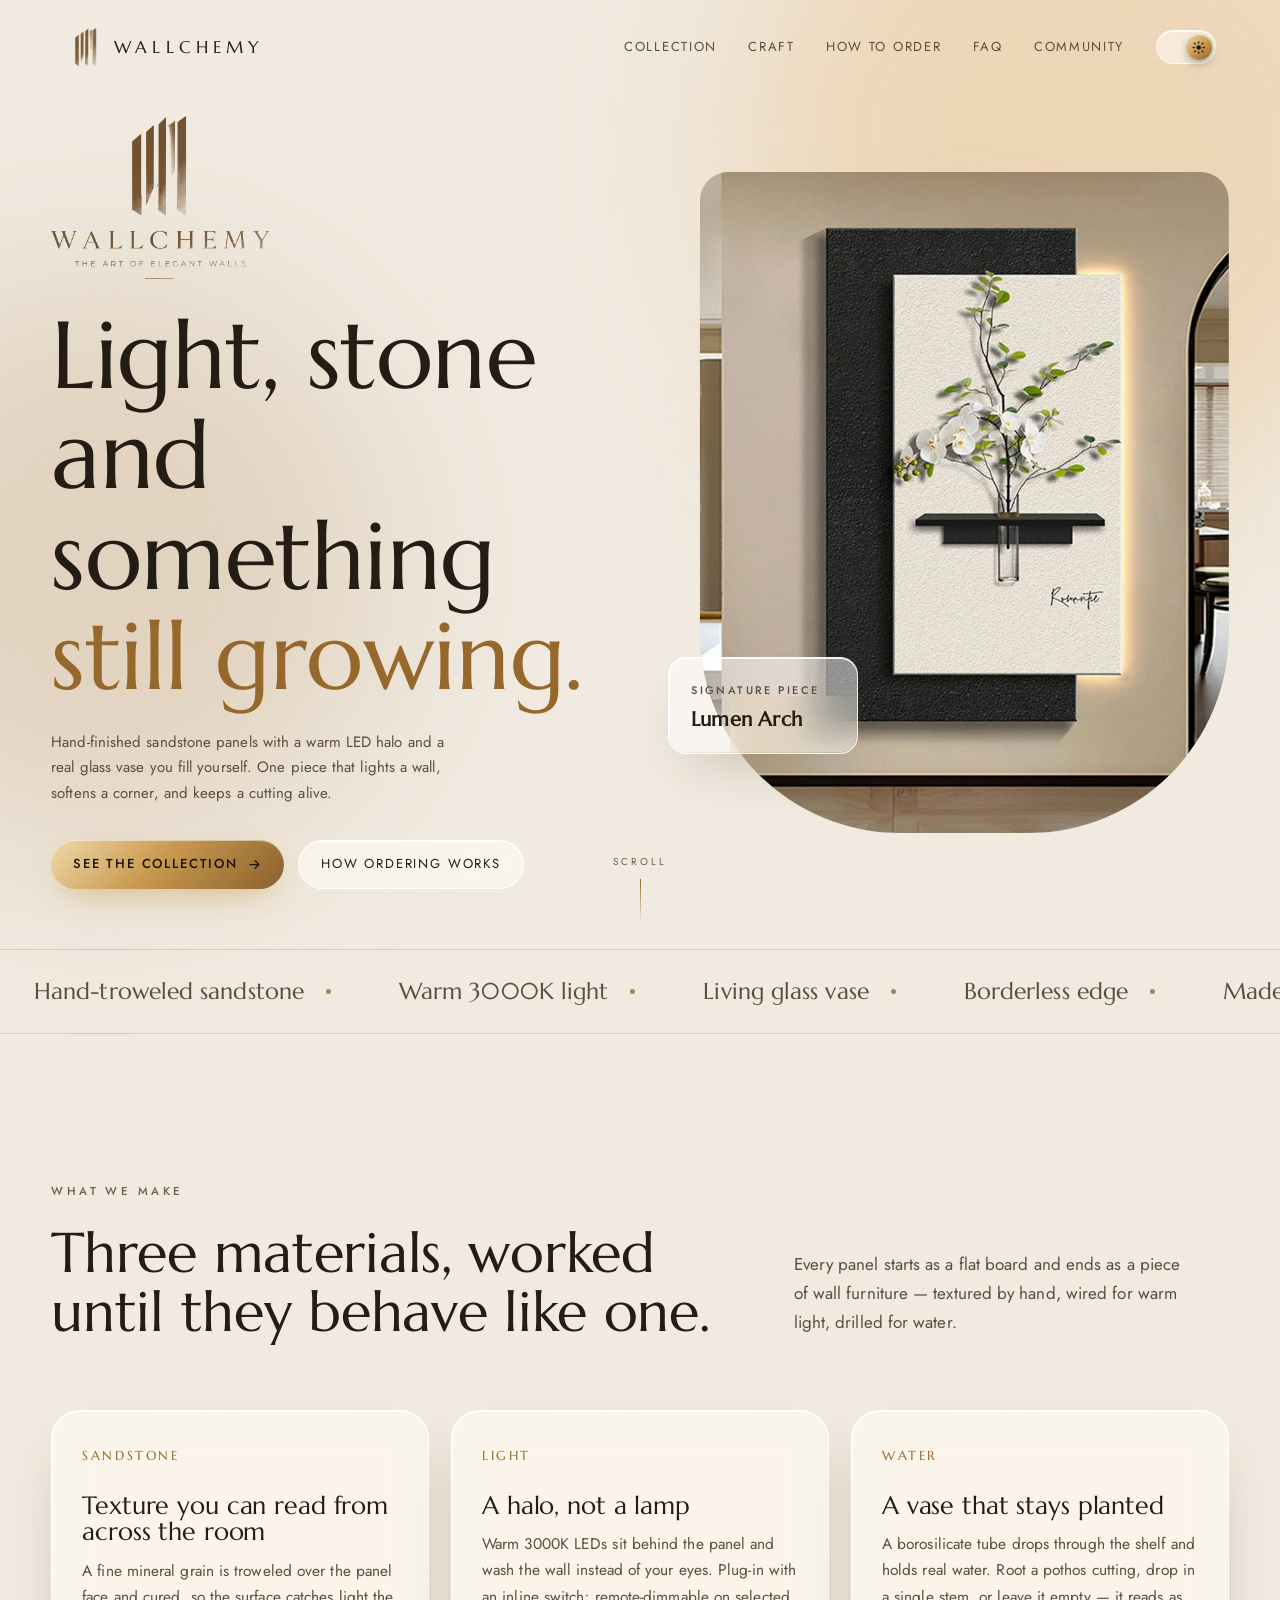
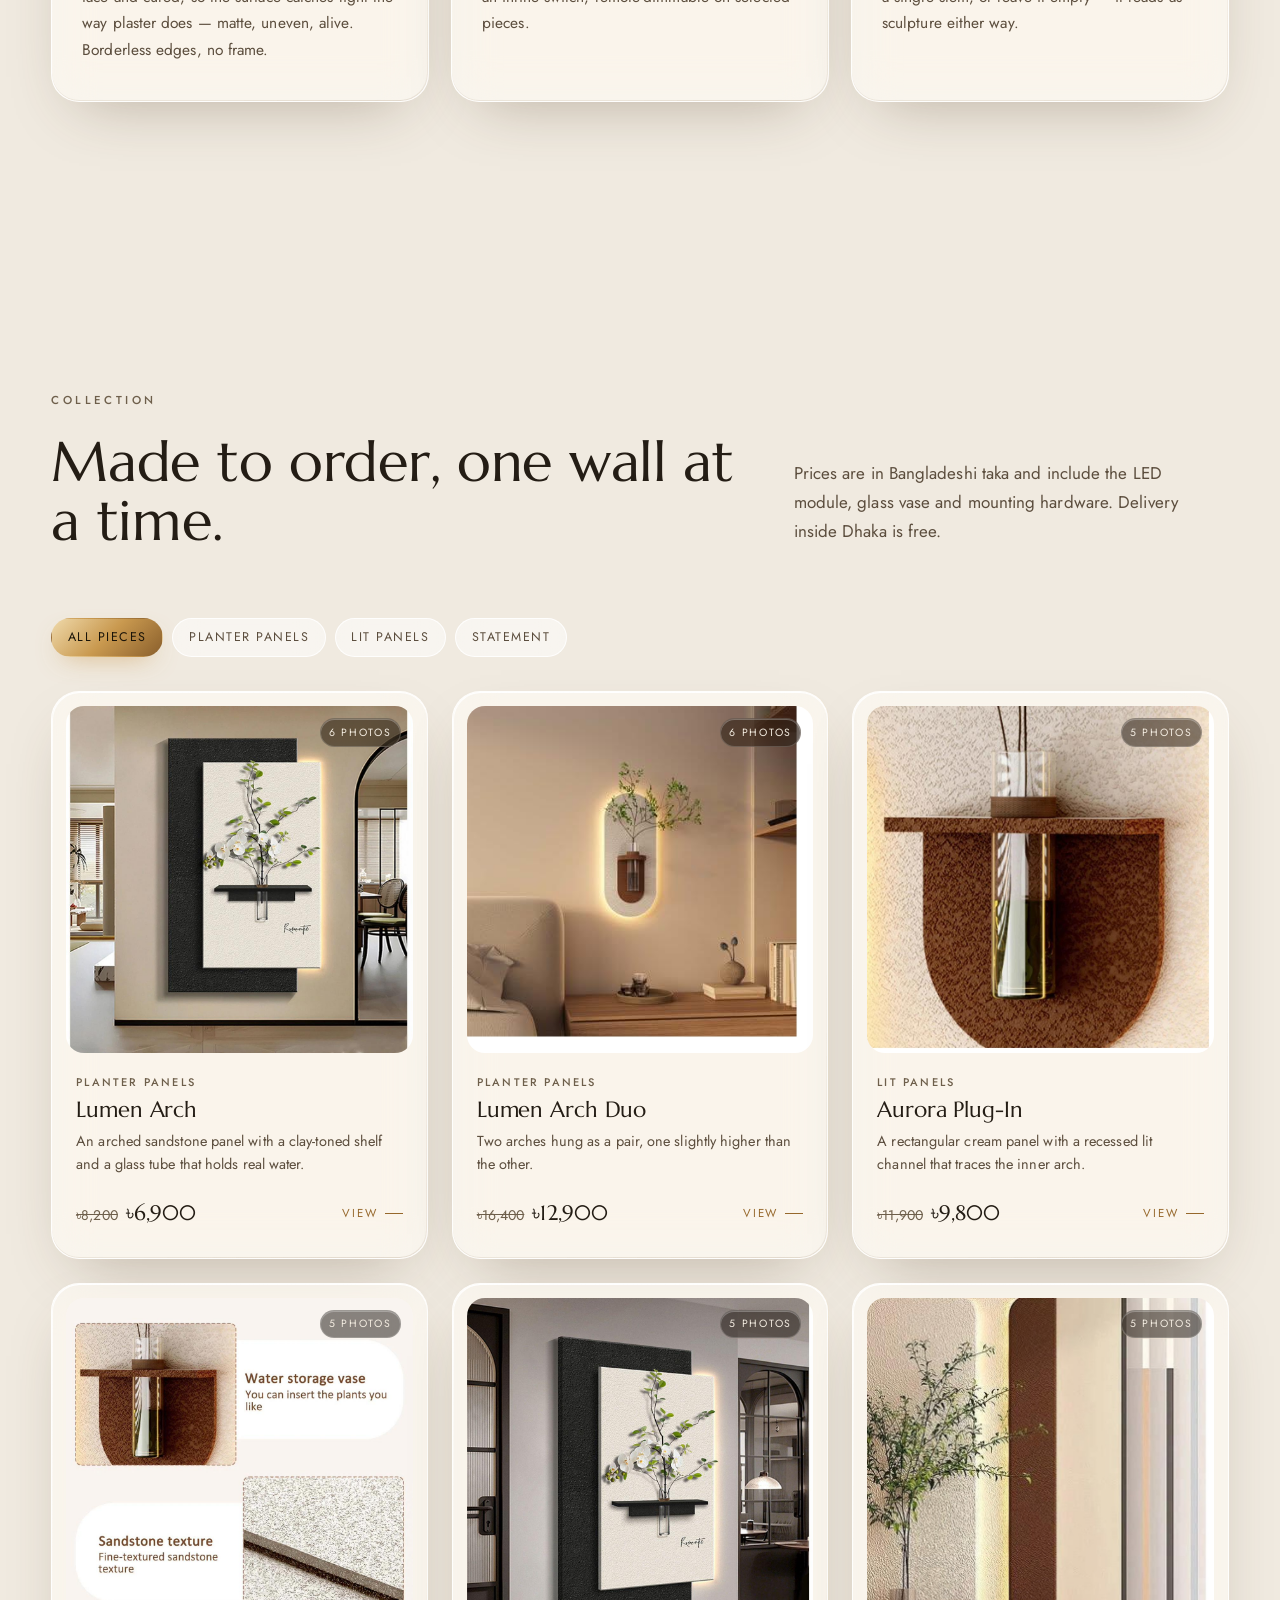
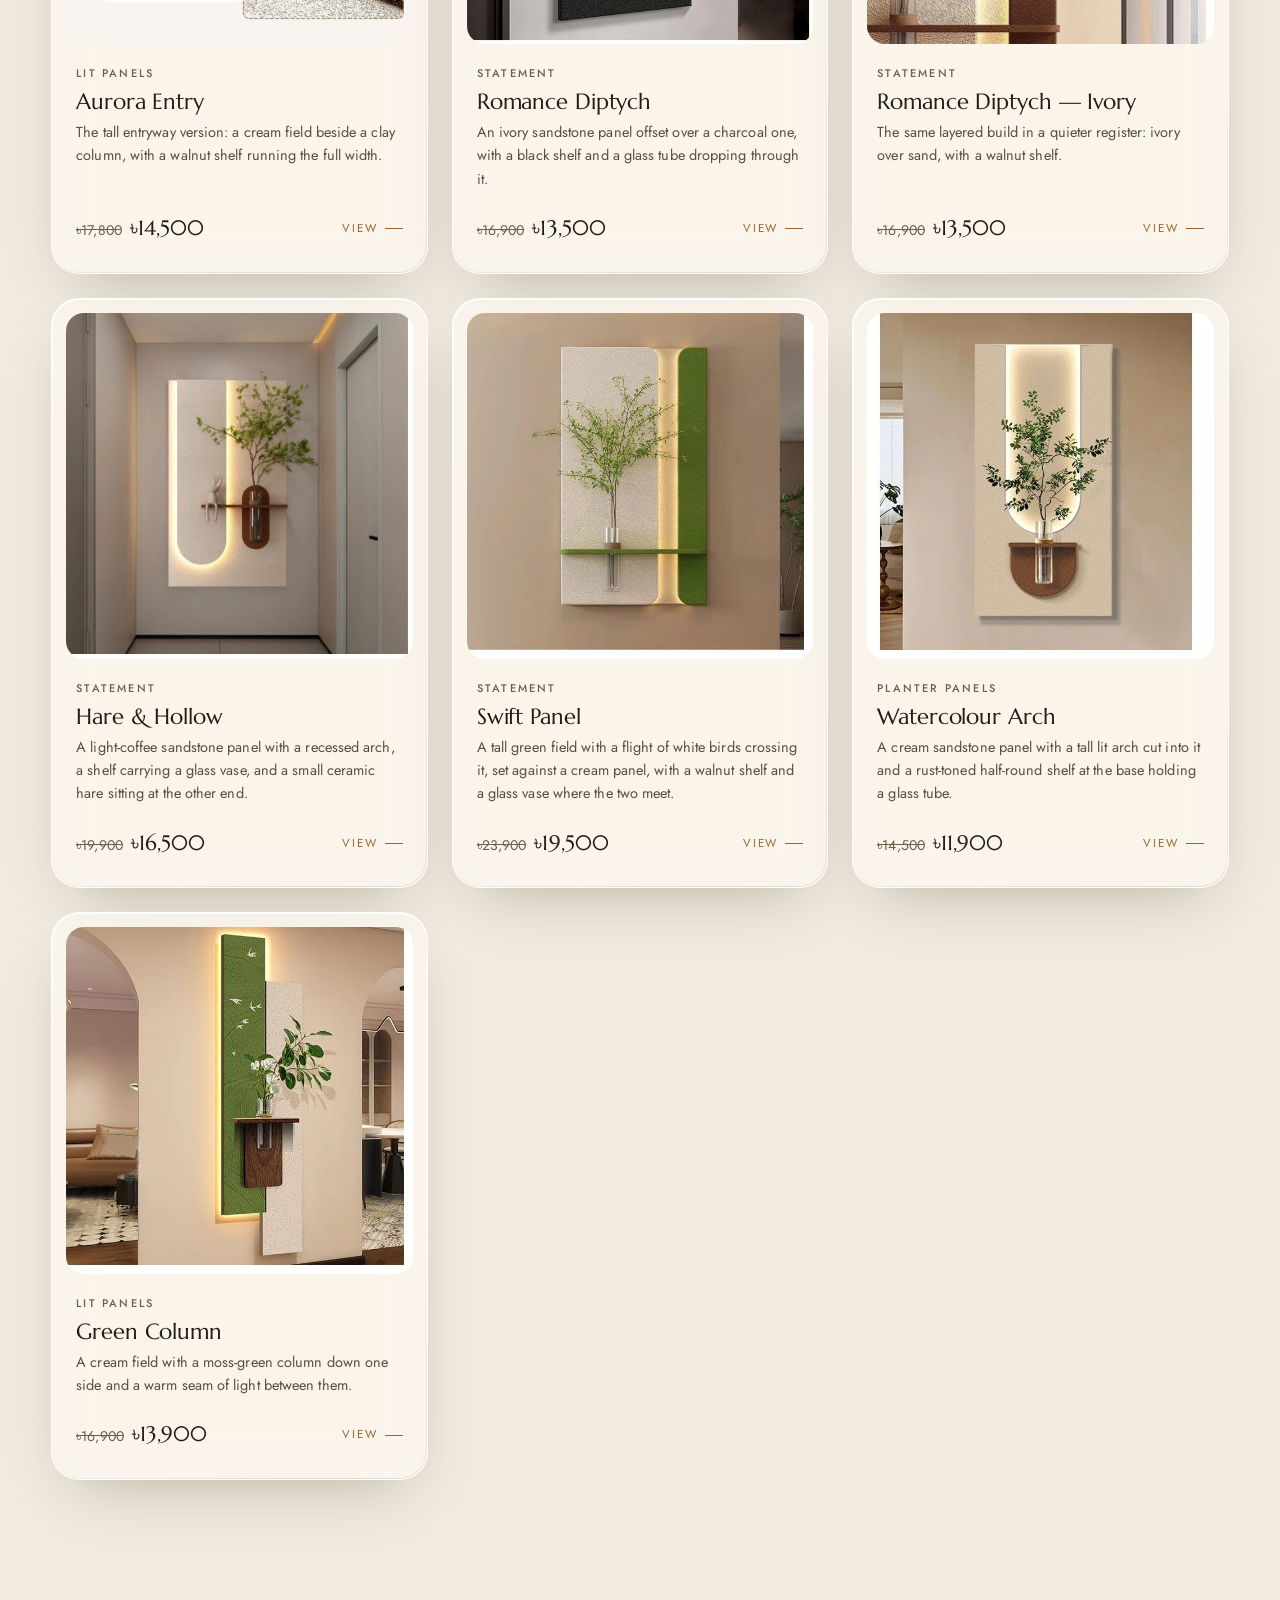
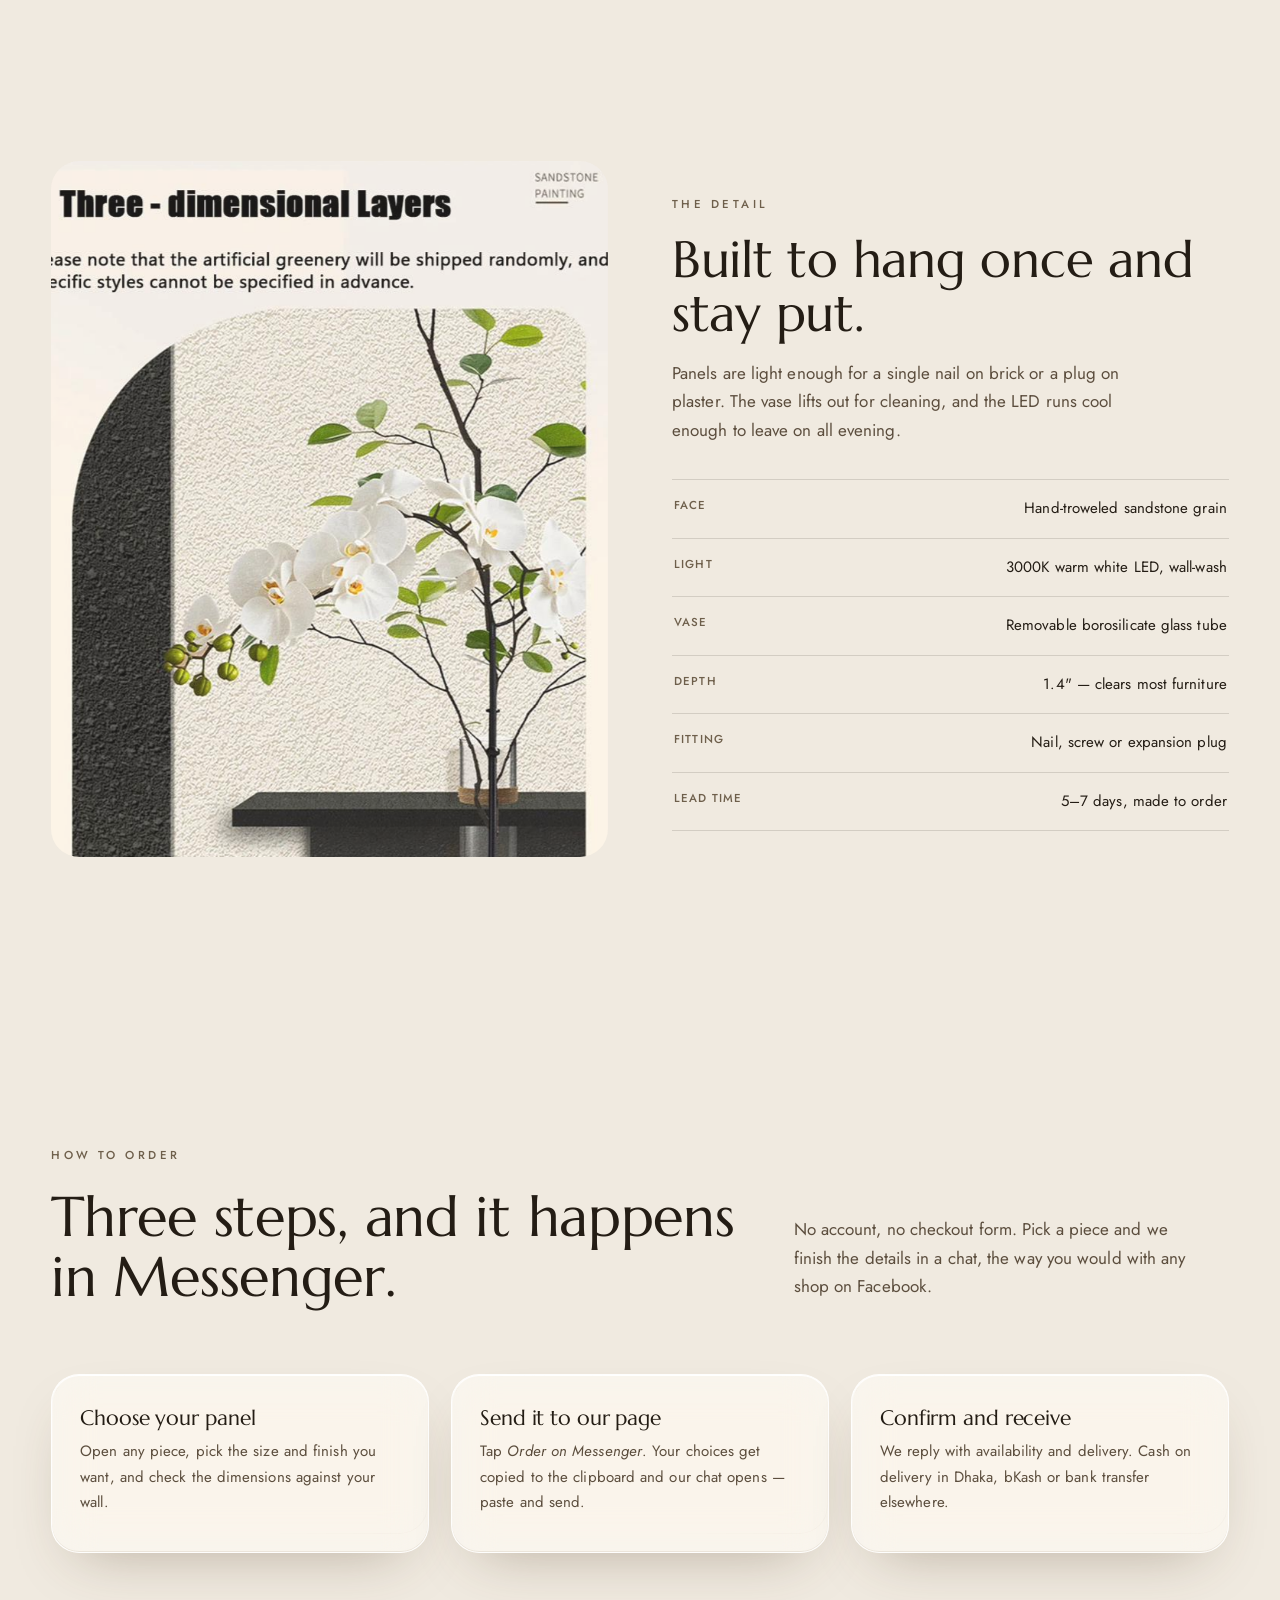
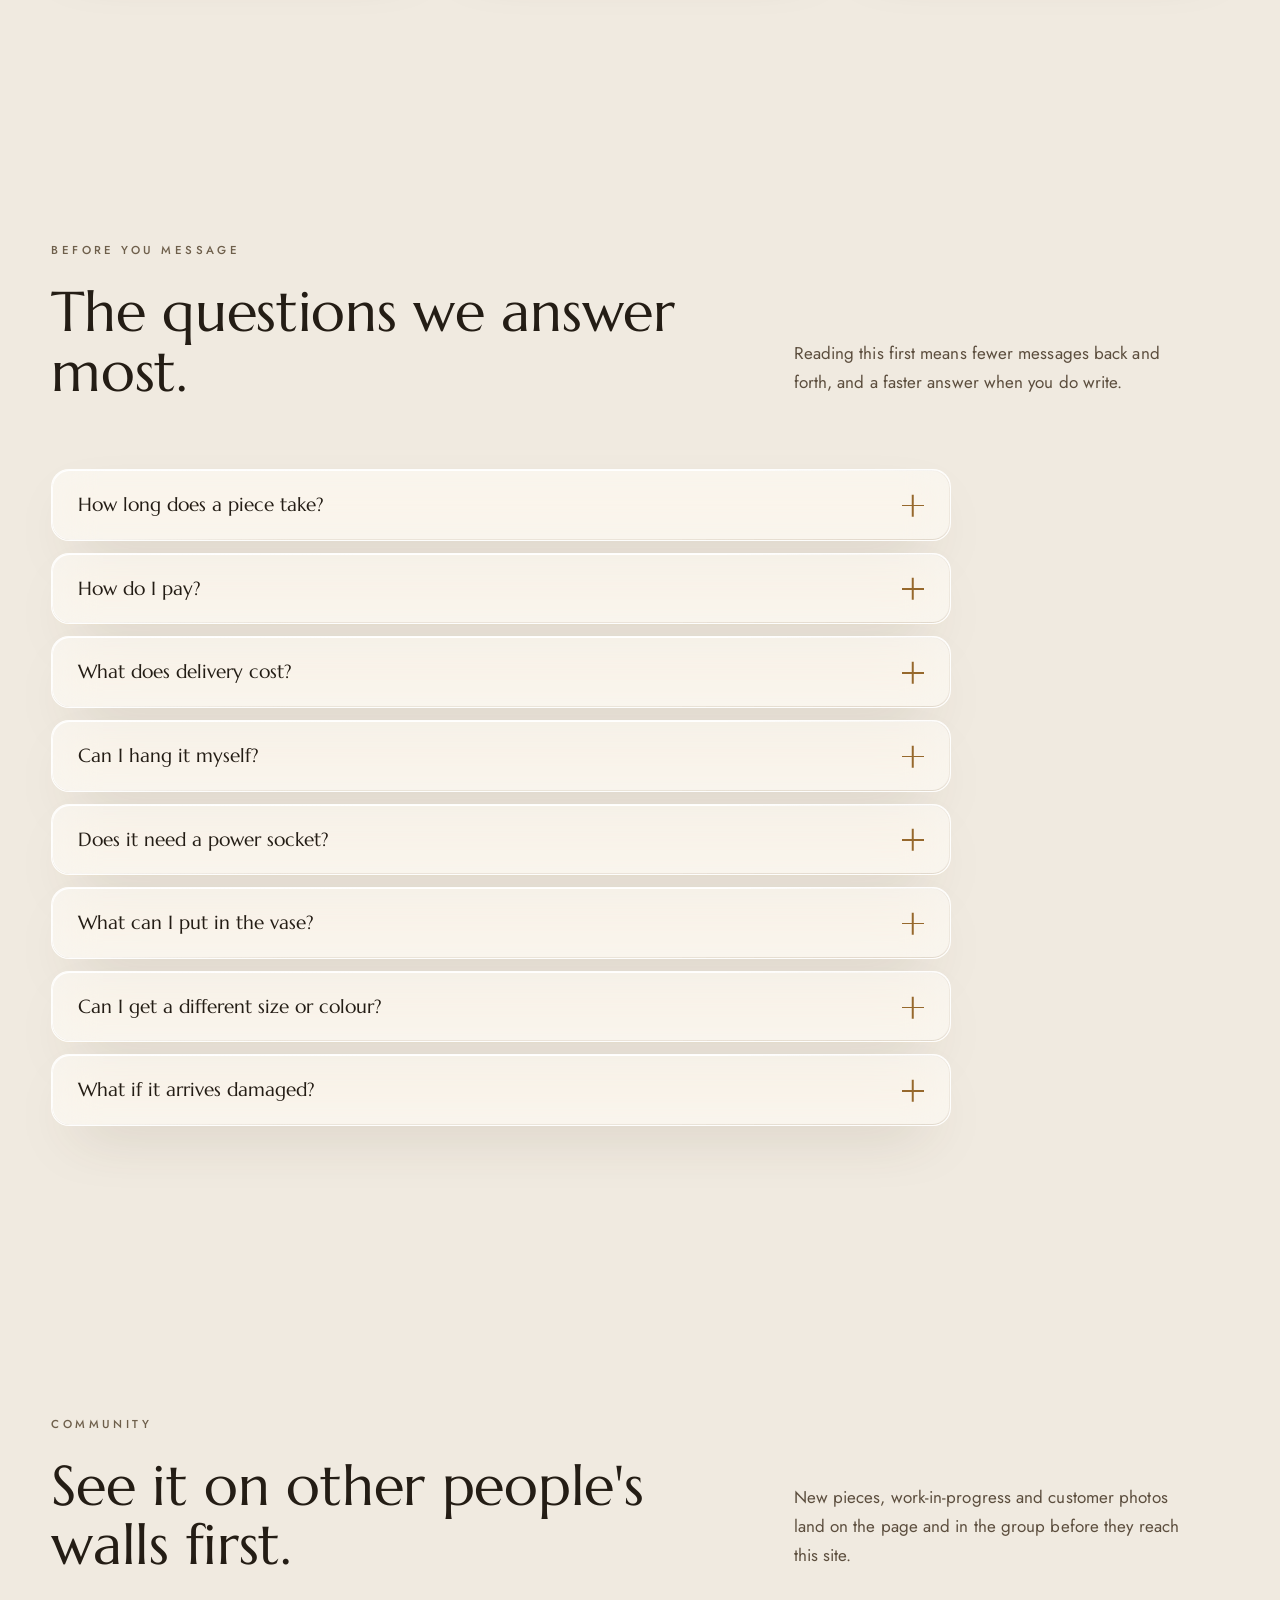
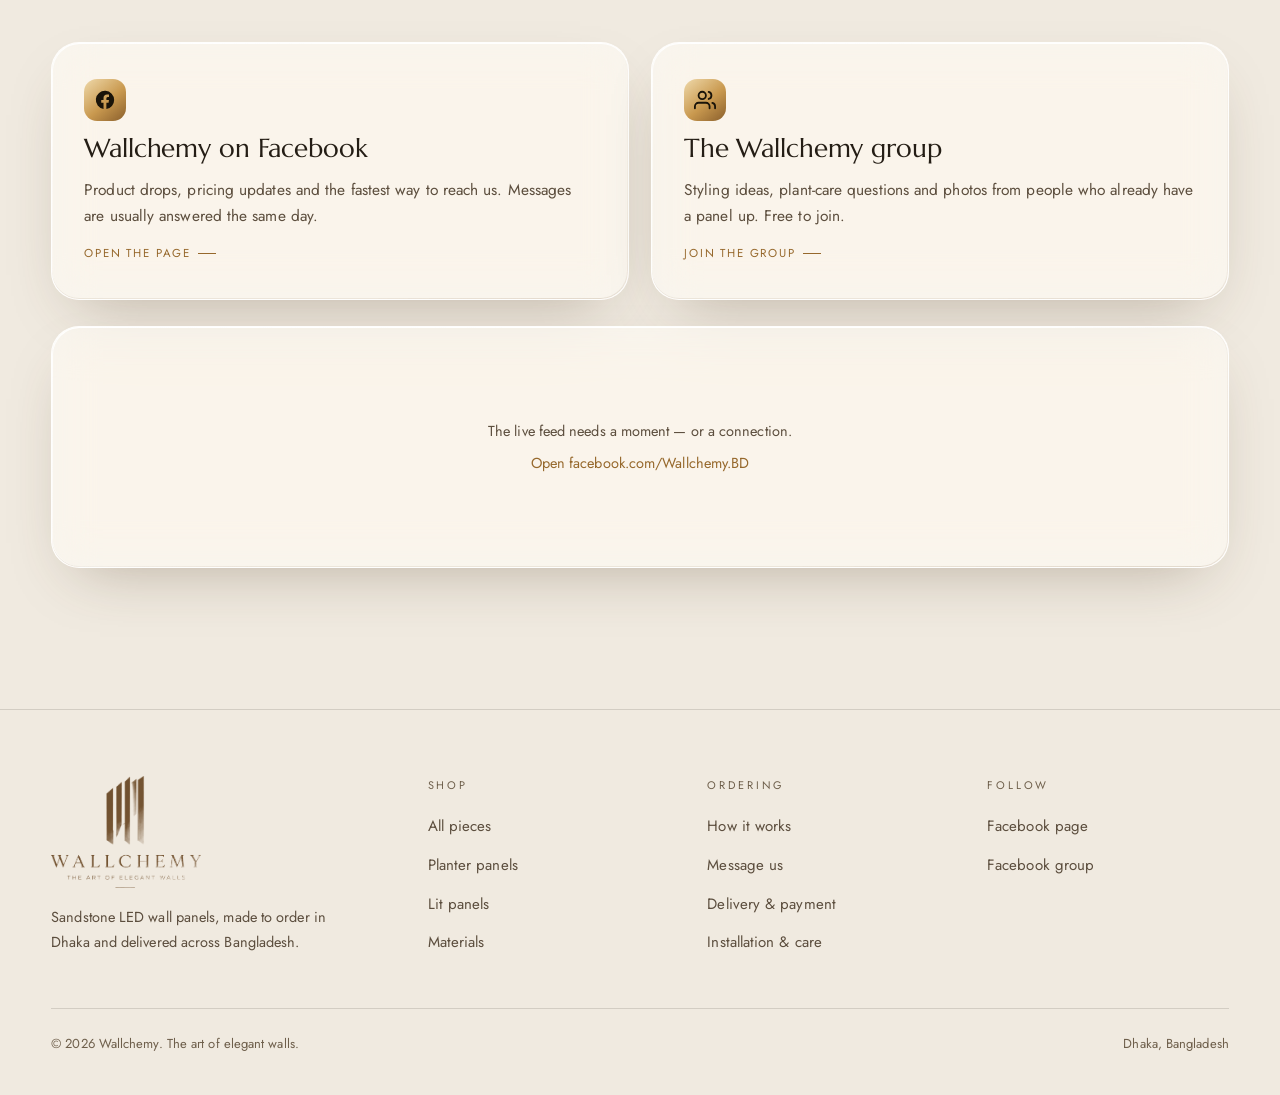
<file: index.html>
<!DOCTYPE html>
<html lang="en" data-theme="dark">
<head>
<meta charset="utf-8">
<meta name="viewport" content="width=device-width, initial-scale=1, viewport-fit=cover">
<title>Wallchemy — The Art of Elegant Walls</title>
<meta name="description" content="Handmade sandstone-textured LED wall panels with living hydroponic vases. Lighting, sculpture and greenery in one piece. Made to order in Dhaka.">
<meta name="theme-color" content="#100E0C">

<!-- Open Graph / social preview -->
<meta property="og:type" content="website">
<meta property="og:title" content="Wallchemy — The Art of Elegant Walls">
<meta property="og:description" content="Sandstone-textured LED wall panels with living hydroponic vases. Made to order in Dhaka.">
<meta property="og:image" content="assets/lumen-1.jpg">
<link rel="icon" href="assets/mark-gold.png">

<script type="application/ld+json">
{
  "@context":"https://schema.org",
  "@type":"HomeGoodsStore",
  "name":"Wallchemy",
  "description":"Hand-finished sandstone LED wall panels with living hydroponic vases, made to order in Dhaka.",
  "slogan":"The art of elegant walls",
  "address":{"@type":"PostalAddress","addressLocality":"Dhaka","addressCountry":"BD"},
  "areaServed":"Bangladesh",
  "currenciesAccepted":"BDT",
  "paymentAccepted":"Cash on delivery, bKash, Nagad, Bank transfer",
  "sameAs":[
    "https://www.facebook.com/Wallchemy.BD",
    "https://www.facebook.com/groups/1007067638799316"
  ]
}
</script>
<link rel="preconnect" href="https://fonts.googleapis.com">
<link rel="preconnect" href="https://fonts.gstatic.com" crossorigin>
<link href="https://fonts.googleapis.com/css2?family=Marcellus&family=Jost:wght@300;400;500;600&display=swap" rel="stylesheet">

<link rel="stylesheet" href="styles.css">
</head>
<body>

<!-- refraction filter for the liquid-glass surfaces (used where supported) -->
<svg width="0" height="0" style="position:absolute" aria-hidden="true">
  <filter id="lgDistort" x="0%" y="0%" width="100%" height="100%">
    <feTurbulence type="fractalNoise" baseFrequency="0.008 0.014" numOctaves="2" seed="7" result="n"/>
    <feGaussianBlur in="n" stdDeviation="3" result="nb"/>
    <feDisplacementMap in="SourceGraphic" in2="nb" scale="16" xChannelSelector="R" yChannelSelector="G"/>
  </filter>
</svg>

<div class="loader"><div class="loader-mark"></div></div>
<div class="grain" aria-hidden="true"></div>
<div class="halo halo-a" aria-hidden="true"></div>
<div class="halo halo-b" aria-hidden="true"></div>

<header class="nav" id="nav">
  <a class="brand" href="#top" aria-label="Wallchemy home">
    <span class="brand-mark"></span>
    <span class="brand-name">WALLCHEMY</span>
  </a>
  <nav class="nav-links" id="navLinks">
    <a href="#collection">Collection</a>
    <a href="#craft">Craft</a>
    <a href="#order">How to order</a>
    <a href="#faq">FAQ</a>
    <a href="#community">Community</a>
  </nav>
  <div class="nav-tools">
    <button class="toggle" id="themeBtn" aria-label="Switch between dark and light" title="Switch theme">
      <span class="toggle-thumb">
        <svg class="ico-moon" viewBox="0 0 24 24" fill="currentColor"><path d="M21 12.8A9 9 0 1 1 11.2 3a7 7 0 0 0 9.8 9.8z"/></svg>
        <svg class="ico-sun" viewBox="0 0 24 24" fill="none" stroke="currentColor" stroke-width="2.4" stroke-linecap="round"><circle cx="12" cy="12" r="4.2" fill="currentColor" stroke="none"/><path d="M12 1.6v2.2M12 20.2v2.2M4.2 4.2l1.6 1.6M18.2 18.2l1.6 1.6M1.6 12h2.2M20.2 12h2.2M4.2 19.8l1.6-1.6M18.2 5.8l1.6-1.6"/></svg>
      </span>
    </button>
    <button class="burger" id="burger" aria-label="Open menu" aria-expanded="false"><span></span><span></span><span></span></button>
  </div>
</header>

<main class="page" id="top">

<!-- ============ HERO ============ -->
<section class="hero">
  <div class="shell hero-grid">
    <div>
      <div class="hero-lock" role="img" aria-label="Wallchemy — the art of elegant walls"></div>
      <h1>
        <span class="ln"><span>Light, stone</span></span>
        <span class="ln"><span>and something</span></span>
        <span class="ln"><span><em>still growing.</em></span></span>
      </h1>
      <p class="hero-copy hero-fade">Hand-finished sandstone panels with a warm LED halo and a real glass vase you fill yourself. One piece that lights a wall, softens a corner, and keeps a cutting alive.</p>
      <div class="hero-cta hero-fade">
        <a class="btn btn-primary" href="#collection">
          See the collection
          <svg viewBox="0 0 24 24" fill="none" stroke="currentColor" stroke-width="2" stroke-linecap="round"><path d="M5 12h14M13 6l6 6-6 6"/></svg>
        </a>
        <a class="btn btn-ghost" href="#order">How ordering works</a>
      </div>
    </div>

    <div class="hero-stage hero-fade">
      <div class="hero-glow" aria-hidden="true"></div>
      <div class="hero-plate"><img src="assets/lumen-1.jpg" alt="Sandstone LED wall panel with a glass planter, lit warm against a bedroom wall" fetchpriority="high"></div>
      <div class="hero-chip glass sweep refract">
        <small>Signature piece</small>
        <b>Lumen Arch</b>
      </div>
    </div>
  </div>
  <div class="scroll-hint" aria-hidden="true"><span>Scroll</span><i></i></div>
</section>

<!-- ============ TICKER ============ -->
<div class="ticker" aria-hidden="true">
  <div class="ticker-track" id="ticker"></div>
</div>

<!-- ============ ETHOS ============ -->
<section id="craft">
  <div class="shell">
    <div class="head rv">
      <div>
        <span class="eyebrow">What we make</span>
        <h2>Three materials, worked until they behave like one.</h2>
      </div>
      <p>Every panel starts as a flat board and ends as a piece of wall furniture — textured by hand, wired for warm light, drilled for water.</p>
    </div>
    <div class="ethos-grid">
      <article class="ethos-card glass sweep rv">
        <span class="num">SANDSTONE</span>
        <h3>Texture you can read from across the room</h3>
        <p>A fine mineral grain is troweled over the panel face and cured, so the surface catches light the way plaster does — matte, uneven, alive. Borderless edges, no frame.</p>
      </article>
      <article class="ethos-card glass sweep rv">
        <span class="num">LIGHT</span>
        <h3>A halo, not a lamp</h3>
        <p>Warm 3000K LEDs sit behind the panel and wash the wall instead of your eyes. Plug-in with an inline switch; remote-dimmable on selected pieces.</p>
      </article>
      <article class="ethos-card glass sweep rv">
        <span class="num">WATER</span>
        <h3>A vase that stays planted</h3>
        <p>A borosilicate tube drops through the shelf and holds real water. Root a pothos cutting, drop in a single stem, or leave it empty — it reads as sculpture either way.</p>
      </article>
    </div>
  </div>
</section>

<!-- ============ COLLECTION ============ -->
<section id="collection">
  <div class="shell">
    <div class="head rv">
      <div>
        <span class="eyebrow">Collection</span>
        <h2>Made to order, one wall at a time.</h2>
      </div>
      <p>Prices are in Bangladeshi taka and include the LED module, glass vase and mounting hardware. Delivery inside Dhaka is free.</p>
    </div>
    <div class="filters rv" id="filters"></div>
    <div class="grid" id="grid"></div>
  </div>
</section>

<!-- ============ CRAFT SPLIT ============ -->
<section>
  <div class="shell split">
    <div class="split-media rv" data-parallax>
      <img src="assets/lumen-4.jpg" alt="Close detail of the sandstone grain and the glass water tube">
    </div>
    <div class="rv">
      <span class="eyebrow">The detail</span>
      <h2 style="font-size:clamp(30px,4vw,52px);margin:.3em 0 18px">Built to hang once and stay put.</h2>
      <p style="color:var(--fg-dim);max-width:46ch;margin:0">Panels are light enough for a single nail on brick or a plug on plaster. The vase lifts out for cleaning, and the LED runs cool enough to leave on all evening.</p>
      <ul class="spec">
        <li><span>Face</span><span>Hand-troweled sandstone grain</span></li>
        <li><span>Light</span><span>3000K warm white LED, wall-wash</span></li>
        <li><span>Vase</span><span>Removable borosilicate glass tube</span></li>
        <li><span>Depth</span><span>1.4" — clears most furniture</span></li>
        <li><span>Fitting</span><span>Nail, screw or expansion plug</span></li>
        <li><span>Lead time</span><span>5–7 days, made to order</span></li>
      </ul>
    </div>
  </div>
</section>

<!-- ============ ORDER ============ -->
<section id="order">
  <div class="shell">
    <div class="head rv">
      <div>
        <span class="eyebrow">How to order</span>
        <h2>Three steps, and it happens in Messenger.</h2>
      </div>
      <p>No account, no checkout form. Pick a piece and we finish the details in a chat, the way you would with any shop on Facebook.</p>
    </div>
    <div class="steps">
      <article class="step glass sweep rv">
        <h3>Choose your panel</h3>
        <p>Open any piece, pick the size and finish you want, and check the dimensions against your wall.</p>
      </article>
      <article class="step glass sweep rv">
        <h3>Send it to our page</h3>
        <p>Tap <em>Order on Messenger</em>. Your choices get copied to the clipboard and our chat opens — paste and send.</p>
      </article>
      <article class="step glass sweep rv">
        <h3>Confirm and receive</h3>
        <p>We reply with availability and delivery. Cash on delivery in Dhaka, bKash or bank transfer elsewhere.</p>
      </article>
    </div>
  </div>
</section>


<!-- ============ FAQ ============ -->
<section id="faq">
  <div class="shell">
    <div class="head rv">
      <div>
        <span class="eyebrow">Before you message</span>
        <h2>The questions we answer most.</h2>
      </div>
      <p>Reading this first means fewer messages back and forth, and a faster answer when you do write.</p>
    </div>
    <div class="qa-list" id="qaList"></div>
  </div>
</section>

<!-- ============ COMMUNITY ============ -->
<section id="community">
  <div class="shell">
    <div class="head rv">
      <div>
        <span class="eyebrow">Community</span>
        <h2>See it on other people's walls first.</h2>
      </div>
      <p>New pieces, work-in-progress and customer photos land on the page and in the group before they reach this site.</p>
    </div>
    <div class="social">
      <a class="social-card glass sweep rv" href="https://www.facebook.com/Wallchemy.BD" target="_blank" rel="noopener">
        <span class="social-ico"><svg viewBox="0 0 24 24" fill="currentColor"><path d="M22 12a10 10 0 1 0-11.6 9.9v-7H7.9V12h2.5V9.8c0-2.5 1.5-3.9 3.8-3.9 1.1 0 2.2.2 2.2.2v2.5h-1.3c-1.2 0-1.6.8-1.6 1.6V12h2.8l-.4 2.9h-2.4v7A10 10 0 0 0 22 12z"/></svg></span>
        <h3>Wallchemy on Facebook</h3>
        <p>Product drops, pricing updates and the fastest way to reach us. Messages are usually answered the same day.</p>
        <span class="card-open">Open the page <i></i></span>
      </a>
      <a class="social-card glass sweep rv" href="https://www.facebook.com/groups/1007067638799316" target="_blank" rel="noopener">
        <span class="social-ico"><svg viewBox="0 0 24 24" fill="none" stroke="currentColor" stroke-width="2" stroke-linecap="round" stroke-linejoin="round"><path d="M17 21v-2a4 4 0 0 0-4-4H5a4 4 0 0 0-4 4v2"/><circle cx="9" cy="7" r="4"/><path d="M23 21v-2a4 4 0 0 0-3-3.87M16 3.13a4 4 0 0 1 0 7.75"/></svg></span>
        <h3>The Wallchemy group</h3>
        <p>Styling ideas, plant-care questions and photos from people who already have a panel up. Free to join.</p>
        <span class="card-open">Join the group <i></i></span>
      </a>
    </div>
    <div class="fb-embed glass rv">
      <p class="fb-fallback">The live feed needs a moment — or a connection.<br>
        <a href="https://www.facebook.com/Wallchemy.BD" target="_blank" rel="noopener">Open facebook.com/Wallchemy.BD</a></p>
      <iframe title="Wallchemy Facebook page" loading="lazy" height="220" scrolling="no" frameborder="0" allowfullscreen="true"
        allow="autoplay; clipboard-write; encrypted-media; picture-in-picture; web-share"
        src="https://www.facebook.com/plugins/page.php?href=https%3A%2F%2Fwww.facebook.com%2FWallchemy.BD&tabs=timeline&width=1000&height=220&small_header=true&adapt_container_width=true&hide_cover=false&show_facepile=true"></iframe>
    </div>
  </div>
</section>

<!-- ============ FOOTER ============ -->
<footer class="foot">
  <div class="shell">
    <div class="foot-grid">
      <div>
        <div class="foot-lock" role="img" aria-label="Wallchemy"></div>
        <p style="color:var(--fg-dim);font-size:14.5px;max-width:34ch;margin:0">Sandstone LED wall panels, made to order in Dhaka and delivered across Bangladesh.</p>
      </div>
      <div>
        <h4>Shop</h4>
        <ul>
          <li><a href="#collection">All pieces</a></li>
          <li><a href="#collection" data-filter="Planter panels">Planter panels</a></li>
          <li><a href="#collection" data-filter="Lit panels">Lit panels</a></li>
          <li><a href="#craft">Materials</a></li>
        </ul>
      </div>
      <div>
        <h4>Ordering</h4>
        <ul>
          <li><a href="#order">How it works</a></li>
          <li><a href="https://m.me/Wallchemy.BD" target="_blank" rel="noopener">Message us</a></li>
          <li><a href="#faq">Delivery &amp; payment</a></li>
          <li><a href="#faq">Installation &amp; care</a></li>
        </ul>
      </div>
      <div>
        <h4>Follow</h4>
        <ul>
          <li><a href="https://www.facebook.com/Wallchemy.BD" target="_blank" rel="noopener">Facebook page</a></li>
          <li><a href="https://www.facebook.com/groups/1007067638799316" target="_blank" rel="noopener">Facebook group</a></li>
        </ul>
      </div>
    </div>
    <div class="foot-note">
      <span>© <span id="yr"></span> Wallchemy. The art of elegant walls.</span>
      <span>Dhaka, Bangladesh</span>
    </div>
  </div>
</footer>
</main>



<a class="fab" id="fab" href="https://m.me/Wallchemy.BD" target="_blank" rel="noopener" aria-label="Message Wallchemy on Facebook">
  <span class="fab-ico"><svg viewBox="0 0 24 24" fill="currentColor"><path d="M12 2C6.4 2 2 6.1 2 11.7c0 3.2 1.5 6 3.8 7.8v3.8l3.5-1.9c.9.3 1.8.4 2.7.4 5.6 0 10-4.1 10-9.7S17.6 2 12 2zm1 13-2.6-2.7L5.4 15l5.5-5.8 2.6 2.7L18.5 9 13 15z"/></svg></span>
  <span>Message us</span>
</a>

<div class="toast glass" id="toast" role="status" aria-live="polite">
  <svg viewBox="0 0 24 24" fill="none" stroke="currentColor" stroke-width="2.2" stroke-linecap="round" stroke-linejoin="round"><path d="M20 6 9 17l-5-5"/></svg>
  <span id="toastMsg"></span>
</div>

<script src="products.js"></script>
<script src="site.js"></script>
<script>
/* ---------- home page ---------- */
initShared();

/* ticker */
(function(){
  const words = ["Hand-troweled sandstone","Warm 3000K light","Living glass vase","Borderless edge",
                 "Made to order in Dhaka","Free delivery inside Dhaka","1.4 inch profile"];
  $("#ticker").innerHTML = [...words,...words].map(w => `<span class="ticker-item">${w}</span>`).join("");
})();

/* collection grid + filters */
const grid = $("#grid"), filters = $("#filters");
const cats = ["All pieces", ...new Set(PRODUCTS.map(p=>p.cat))];
filters.innerHTML = cats.map((c,i)=>
  `<button class="chip" data-cat="${c}" aria-pressed="${i===0}">${c}</button>`).join("");
grid.innerHTML = PRODUCTS.map(cardHTML).join("");

filters.addEventListener("click", e=>{
  const b = e.target.closest(".chip"); if(!b) return;
  $$(".chip").forEach(c=>c.setAttribute("aria-pressed", c===b));
  const cat = b.dataset.cat;
  $$(".card").forEach(c=> c.classList.toggle("hide", cat!=="All pieces" && c.dataset.cat!==cat));
});
$$("[data-filter]").forEach(a=> a.addEventListener("click", ()=>{
  const chip = $(`.chip[data-cat="${a.dataset.filter}"]`);
  if(chip) chip.click();
}));

/* parallax on the craft image */
const par = $$("[data-parallax] img");
addEventListener("scroll", ()=>{
  par.forEach(img=>{
    const r = img.parentElement.getBoundingClientRect();
    if(r.bottom < 0 || r.top > innerHeight) return;
    const p = (r.top + r.height/2 - innerHeight/2) / innerHeight;
    img.style.transform = `translateY(${(-p*6).toFixed(2)}%)`;
  });
}, {passive:true});

/* FAQ */
const FAQ = [
  ["How long does a piece take?",
   "Every panel is made to order, so allow 5\u20137 days from the day we confirm. Delivery inside Dhaka happens the same week; courier to other districts adds 2\u20133 days. If you need something for a specific date, say so in the first message and we will tell you honestly whether it is possible."],
  ["How do I pay?",
   "Cash on delivery anywhere inside Dhaka \u2014 you pay the rider. For delivery outside Dhaka we ask for the courier charge in advance by bKash or Nagad, and the rest on delivery. Bank transfer is fine for larger or multi-piece orders."],
  ["What does delivery cost?",
   "Free inside Dhaka city. Outside Dhaka we use a national courier and charge exactly what they charge us \u2014 usually \u09f3150\u2013350 depending on the size of the panel. Nothing is added on top."],
  ["Can I hang it myself?",
   "Yes, and most people do. A panel this size needs one nail on brick or a single expansion plug on plaster \u2014 the plug, screw and a paper template come in the box. It takes about ten minutes. The largest pieces need four or six fixings and we would rather send someone."],
  ["Does it need a power socket?",
   "Most pieces are plug-in, not battery. The cord is 1.8m and braided, and it exits bottom-right by default \u2014 tell us in the chat if your socket is on the left. The Oakstone Relief needs no power at all."],
  ["What can I put in the vase?",
   "Anything that roots in water: money plant, pothos, syngonium, lucky bamboo, or a single cut stem. Change the water once a week and rinse the tube every few weeks. The tube lifts straight out. Plants are not included."],
  ["Can I get a different size or colour?",
   "Often, yes. Message the page with your wall width and height and a photo if you have one, and we will tell you what is possible and what it would cost. Custom pieces take 10\u201314 days instead of 5\u20137."],
  ["What if it arrives damaged?",
   "Open the box in front of the rider and check it. If anything is cracked or the light does not come on, send us a photo the same day and we replace it free. The sandstone face is hand-finished, so small variations in the grain are normal and are not damage."]
];
$("#qaList").innerHTML = FAQ.map(([q,a],i)=>`
  <div class="qa glass rv" data-open="false">
    <button class="qa-q" aria-expanded="false" aria-controls="qa-${i}">
      <span>${q}</span><span class="qa-sign" aria-hidden="true"></span>
    </button>
    <div class="qa-a" id="qa-${i}"><div><p>${a}</p></div></div>
  </div>`).join("");
$("#qaList").addEventListener("click", e=>{
  const btn = e.target.closest(".qa-q"); if(!btn) return;
  const qa = btn.parentElement;
  const open = qa.dataset.open !== "true";
  $$(".qa").forEach(o=>{ o.dataset.open="false"; $(".qa-q",o).setAttribute("aria-expanded","false"); });
  if(open){ qa.dataset.open="true"; btn.setAttribute("aria-expanded","true"); }
});

watchReveals();
</script>
</body>
</html>
</file>
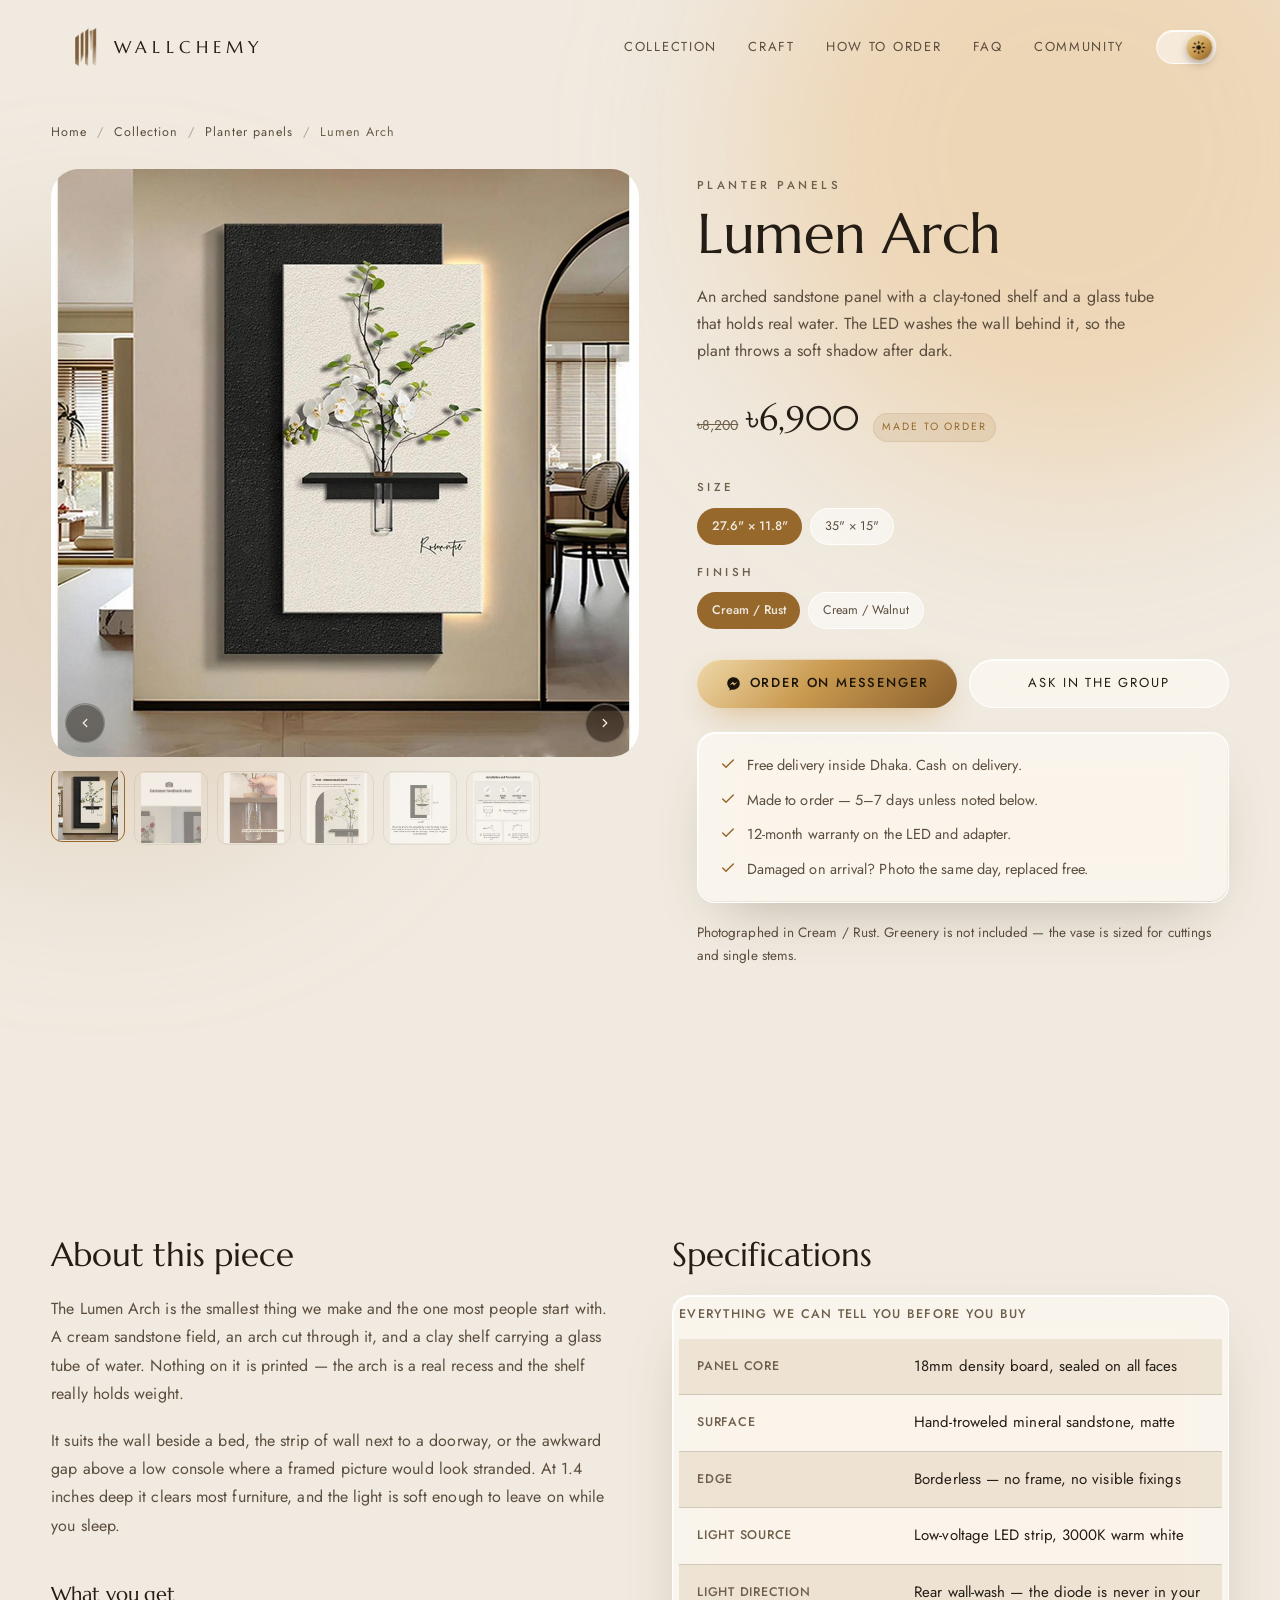
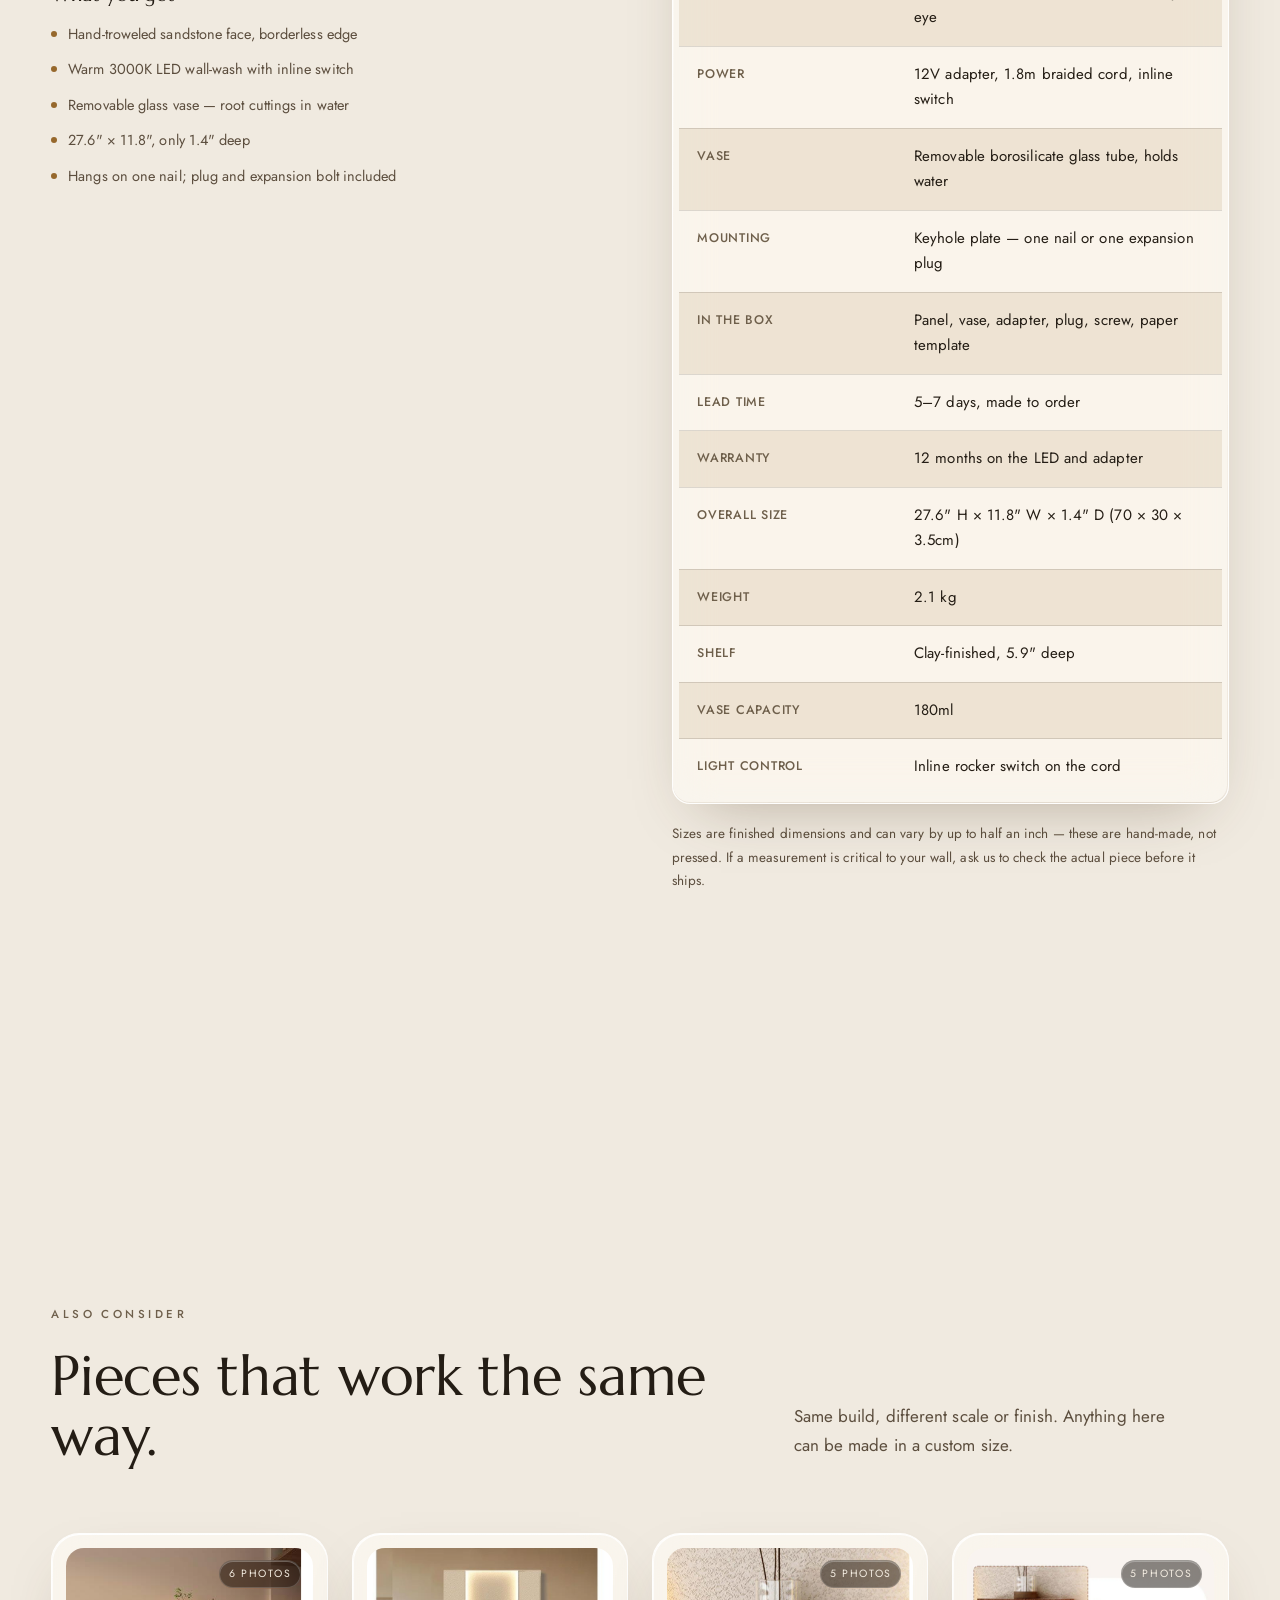
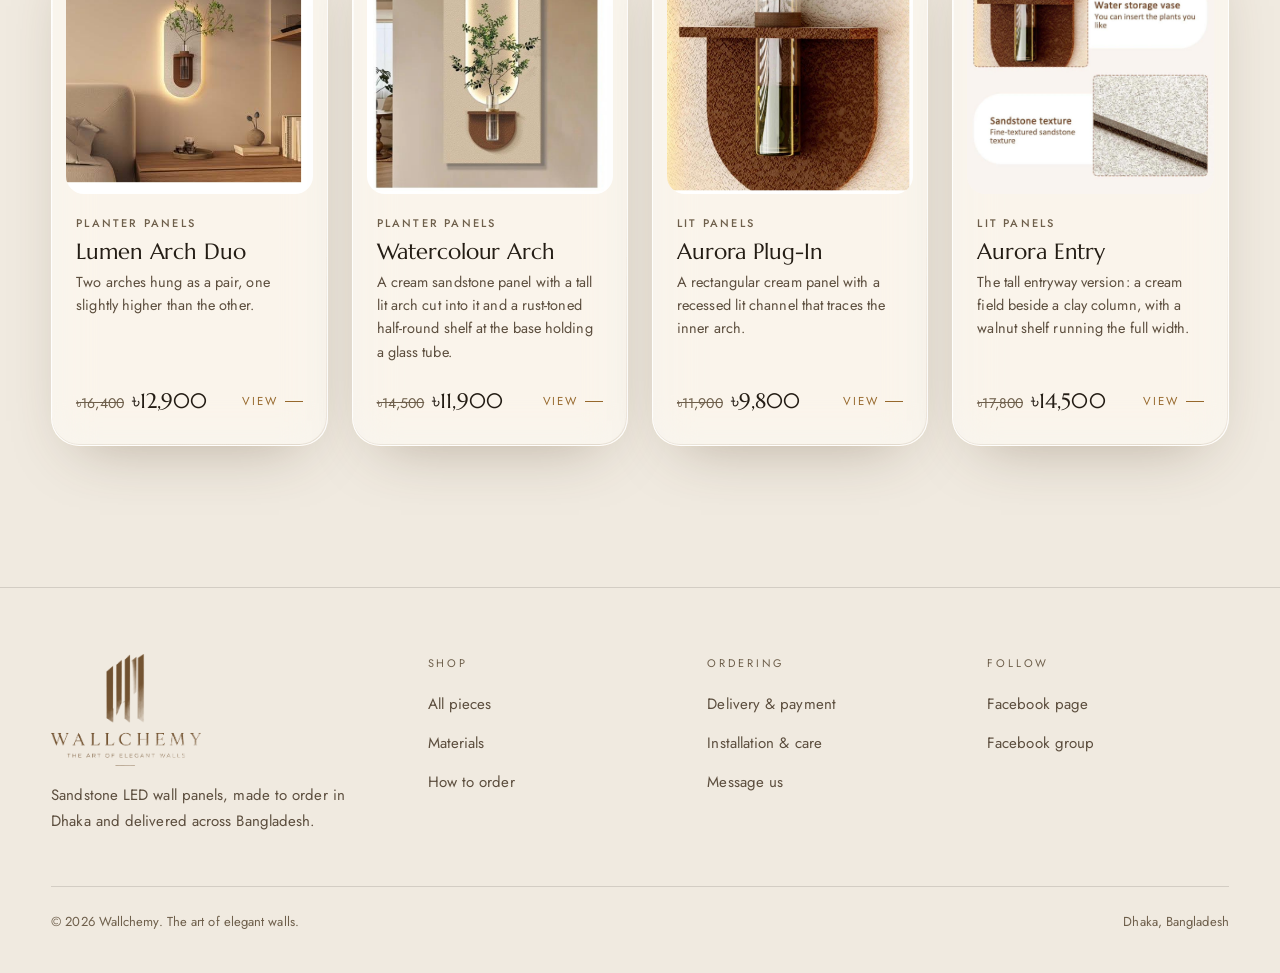
<file: product.html>
<!DOCTYPE html>
<html lang="en" data-theme="dark">
<head>
<meta charset="utf-8">
<meta name="viewport" content="width=device-width, initial-scale=1, viewport-fit=cover">
<title>Wallchemy</title>
<meta name="description" content="Hand-finished sandstone LED wall panels with living hydroponic vases. Made to order in Dhaka.">
<meta name="theme-color" content="#100E0C">
<meta property="og:type" content="product">
<link rel="icon" href="assets/mark-gold.png">
<link rel="preconnect" href="https://fonts.googleapis.com">
<link rel="preconnect" href="https://fonts.gstatic.com" crossorigin>
<link href="https://fonts.googleapis.com/css2?family=Marcellus&family=Jost:wght@300;400;500;600&display=swap" rel="stylesheet">
<link rel="stylesheet" href="styles.css">
</head>
<body>

<svg width="0" height="0" style="position:absolute" aria-hidden="true">
  <filter id="lgDistort" x="0%" y="0%" width="100%" height="100%">
    <feTurbulence type="fractalNoise" baseFrequency="0.008 0.014" numOctaves="2" seed="7" result="n"/>
    <feGaussianBlur in="n" stdDeviation="3" result="nb"/>
    <feDisplacementMap in="SourceGraphic" in2="nb" scale="16" xChannelSelector="R" yChannelSelector="G"/>
  </filter>
</svg>

<div class="loader"><div class="loader-mark"></div></div>
<div class="grain" aria-hidden="true"></div>
<div class="halo halo-a" aria-hidden="true"></div>
<div class="halo halo-b" aria-hidden="true"></div>

<header class="nav" id="nav">
  <a class="brand" href="index.html" aria-label="Wallchemy home">
    <span class="brand-mark"></span>
    <span class="brand-name">WALLCHEMY</span>
  </a>
  <nav class="nav-links" id="navLinks">
    <a href="index.html#collection">Collection</a>
    <a href="index.html#craft">Craft</a>
    <a href="index.html#order">How to order</a>
    <a href="index.html#faq">FAQ</a>
    <a href="index.html#community">Community</a>
  </nav>
  <div class="nav-tools">
    <button class="toggle" id="themeBtn" aria-label="Switch between dark and light" title="Switch theme">
      <span class="toggle-thumb">
        <svg class="ico-moon" viewBox="0 0 24 24" fill="currentColor"><path d="M21 12.8A9 9 0 1 1 11.2 3a7 7 0 0 0 9.8 9.8z"/></svg>
        <svg class="ico-sun" viewBox="0 0 24 24" fill="none" stroke="currentColor" stroke-width="2.4" stroke-linecap="round"><circle cx="12" cy="12" r="4.2" fill="currentColor" stroke="none"/><path d="M12 1.6v2.2M12 20.2v2.2M4.2 4.2l1.6 1.6M18.2 18.2l1.6 1.6M1.6 12h2.2M20.2 12h2.2M4.2 19.8l1.6-1.6M18.2 5.8l1.6-1.6"/></svg>
      </span>
    </button>
    <button class="burger" id="burger" aria-label="Open menu" aria-expanded="false"><span></span><span></span><span></span></button>
  </div>
</header>

<main class="page pdp" id="top">
  <div class="shell">

    <nav class="crumb" aria-label="Breadcrumb">
      <a href="index.html">Home</a><i>/</i>
      <a href="index.html#collection">Collection</a><i>/</i>
      <a href="index.html#collection" id="crumbCat">—</a><i>/</i>
      <span id="crumbName">—</span>
    </nav>

    <div class="pdp-grid">
      <!-- gallery -->
      <div class="pdp-media">
        <div class="gallery" id="gallery">
          <div class="gal-nav">
            <button class="gal-btn" id="galPrev" aria-label="Previous image"><svg viewBox="0 0 24 24" fill="none" stroke="currentColor" stroke-width="2.2" stroke-linecap="round"><path d="M15 18 9 12l6-6"/></svg></button>
            <button class="gal-btn" id="galNext" aria-label="Next image"><svg viewBox="0 0 24 24" fill="none" stroke="currentColor" stroke-width="2.2" stroke-linecap="round"><path d="m9 6 6 6-6 6"/></svg></button>
          </div>
        </div>
        <div class="thumbs" id="thumbs"></div>
      </div>

      <!-- buy panel -->
      <div class="pdp-info">
        <span class="eyebrow" id="pTag">—</span>
        <h1 id="pTitle">—</h1>
        <p class="pdp-lead" id="pLead"></p>

        <div class="pricebar">
          <span class="price" id="pPrice"></span>
          <span class="badge">Made to order</span>
        </div>

        <div class="opts" id="pOpts"></div>

        <div class="pdp-cta">
          <button class="btn btn-primary" id="orderBtn">
            <svg viewBox="0 0 24 24" fill="currentColor"><path d="M12 2C6.4 2 2 6.1 2 11.7c0 3.2 1.5 6 3.8 7.8v3.8l3.5-1.9c.9.3 1.8.4 2.7.4 5.6 0 10-4.1 10-9.7S17.6 2 12 2zm1 13-2.6-2.7L5.4 15l5.5-5.8 2.6 2.7L18.5 9 13 15z"/></svg>
            Order on Messenger
          </button>
          <a class="btn btn-ghost" href="https://www.facebook.com/groups/1007067638799316" target="_blank" rel="noopener">Ask in the group</a>
        </div>

        <ul class="trust glass">
          <li><svg viewBox="0 0 24 24" fill="none" stroke="currentColor" stroke-width="2.2" stroke-linecap="round" stroke-linejoin="round"><path d="M20 6 9 17l-5-5"/></svg><span>Free delivery inside Dhaka. Cash on delivery.</span></li>
          <li><svg viewBox="0 0 24 24" fill="none" stroke="currentColor" stroke-width="2.2" stroke-linecap="round" stroke-linejoin="round"><path d="M20 6 9 17l-5-5"/></svg><span>Made to order — 5–7 days unless noted below.</span></li>
          <li><svg viewBox="0 0 24 24" fill="none" stroke="currentColor" stroke-width="2.2" stroke-linecap="round" stroke-linejoin="round"><path d="M20 6 9 17l-5-5"/></svg><span>12-month warranty on the LED and adapter.</span></li>
          <li><svg viewBox="0 0 24 24" fill="none" stroke="currentColor" stroke-width="2.2" stroke-linecap="round" stroke-linejoin="round"><path d="M20 6 9 17l-5-5"/></svg><span>Damaged on arrival? Photo the same day, replaced free.</span></li>
        </ul>

        <p class="fineprint" id="pNote"></p>
      </div>
    </div>

    <!-- description + spec table -->
    <div class="pdp-body pdp-cols">
      <section class="pdp-about rv">
        <h2>About this piece</h2>
        <div id="pAbout"></div>
        <div class="pdp-feat">
          <h3>What you get</h3>
          <ul class="feat" id="pFeat"></ul>
        </div>
      </section>

      <section class="pdp-specs rv">
        <h2>Specifications</h2>
        <div class="spec-wrap glass">
          <table class="spectable">
            <caption>Everything we can tell you before you buy</caption>
            <tbody id="pSpecs"></tbody>
          </table>
        </div>
        <p class="fineprint">Sizes are finished dimensions and can vary by up to half an inch — these are hand-made, not pressed. If a measurement is critical to your wall, ask us to check the actual piece before it ships.</p>
      </section>
    </div>

    <!-- related -->
    <section class="related">
      <div class="head rv">
        <div>
          <span class="eyebrow">Also consider</span>
          <h2>Pieces that work the same way.</h2>
        </div>
        <p>Same build, different scale or finish. Anything here can be made in a custom size.</p>
      </div>
      <div class="grid" id="related"></div>
    </section>

  </div>
</main>

<footer class="foot">
  <div class="shell">
    <div class="foot-grid">
      <div>
        <div class="foot-lock" role="img" aria-label="Wallchemy"></div>
        <p style="color:var(--fg-dim);font-size:15px;max-width:34ch;margin:0">Sandstone LED wall panels, made to order in Dhaka and delivered across Bangladesh.</p>
      </div>
      <div>
        <h4>Shop</h4>
        <ul>
          <li><a href="index.html#collection">All pieces</a></li>
          <li><a href="index.html#craft">Materials</a></li>
          <li><a href="index.html#order">How to order</a></li>
        </ul>
      </div>
      <div>
        <h4>Ordering</h4>
        <ul>
          <li><a href="index.html#faq">Delivery &amp; payment</a></li>
          <li><a href="index.html#faq">Installation &amp; care</a></li>
          <li><a href="https://m.me/Wallchemy.BD" target="_blank" rel="noopener">Message us</a></li>
        </ul>
      </div>
      <div>
        <h4>Follow</h4>
        <ul>
          <li><a href="https://www.facebook.com/Wallchemy.BD" target="_blank" rel="noopener">Facebook page</a></li>
          <li><a href="https://www.facebook.com/groups/1007067638799316" target="_blank" rel="noopener">Facebook group</a></li>
        </ul>
      </div>
    </div>
    <div class="foot-note">
      <span>© <span id="yr"></span> Wallchemy. The art of elegant walls.</span>
      <span>Dhaka, Bangladesh</span>
    </div>
  </div>
</footer>

<a class="fab" id="fab" href="https://m.me/Wallchemy.BD" target="_blank" rel="noopener" aria-label="Message Wallchemy on Facebook">
  <span class="fab-ico"><svg viewBox="0 0 24 24" fill="currentColor"><path d="M12 2C6.4 2 2 6.1 2 11.7c0 3.2 1.5 6 3.8 7.8v3.8l3.5-1.9c.9.3 1.8.4 2.7.4 5.6 0 10-4.1 10-9.7S17.6 2 12 2zm1 13-2.6-2.7L5.4 15l5.5-5.8 2.6 2.7L18.5 9 13 15z"/></svg></span>
  <span>Message us</span>
</a>

<div class="toast glass" id="toast" role="status" aria-live="polite">
  <svg viewBox="0 0 24 24" fill="none" stroke="currentColor" stroke-width="2.2" stroke-linecap="round" stroke-linejoin="round"><path d="M20 6 9 17l-5-5"/></svg>
  <span id="toastMsg"></span>
</div>

<script src="products.js"></script>
<script src="site.js"></script>
<script>
initShared();

const id = new URLSearchParams(location.search).get("id");
const p  = PRODUCTS.find(x => x.id === id) || PRODUCTS[0];

document.title = p.name + " — Wallchemy";
$('meta[name="description"]').setAttribute("content", p.lead);

$("#crumbCat").textContent = p.cat;
$("#crumbName").textContent = p.name;
$("#pTag").textContent   = p.tag;
$("#pTitle").textContent = p.name;
$("#pLead").textContent  = p.lead;
$("#pPrice").innerHTML   = (p.was ? `<s>${taka(p.was)}</s>` : "") + taka(p.price);
$("#pNote").textContent  = p.note;

/* gallery */
const gallery = $("#gallery"), thumbs = $("#thumbs");
let shot = 0;
gallery.insertAdjacentHTML("afterbegin", p.images.map((src,i)=>
  `<img src="assets/${src}" alt="${p.name} — photo ${i+1}" class="${i===0?"on":""}" ${i?'loading="lazy"':''}>`).join(""));
thumbs.innerHTML = p.images.map((src,i)=>
  `<button class="${i===0?"on":""}" data-i="${i}" aria-label="Photo ${i+1}"><img src="assets/${src}" alt="" loading="lazy"></button>`).join("");

/* a single-photo piece gets no arrows and no thumbnail rail */
if(p.images.length < 2){
  $(".gal-nav").style.display = "none";
  thumbs.style.display = "none";
}

function showShot(i){
  shot = (i + p.images.length) % p.images.length;
  $$("img", gallery).forEach((im,k)=> im.classList.toggle("on", k===shot));
  $$("button", thumbs).forEach((b,k)=> b.classList.toggle("on", k===shot));
}
$("#galNext").addEventListener("click", ()=>showShot(shot+1));
$("#galPrev").addEventListener("click", ()=>showShot(shot-1));
thumbs.addEventListener("click", e=>{ const b=e.target.closest("button"); if(b) showShot(+b.dataset.i); });
addEventListener("keydown", e=>{
  if(e.target.matches("input,textarea")) return;
  if(e.key==="ArrowRight") showShot(shot+1);
  if(e.key==="ArrowLeft")  showShot(shot-1);
});
let sx=0;
gallery.addEventListener("touchstart", e=> sx=e.touches[0].clientX, {passive:true});
gallery.addEventListener("touchend",   e=>{
  const dx = e.changedTouches[0].clientX - sx;
  if(Math.abs(dx) > 45) showShot(shot + (dx<0 ? 1 : -1));
}, {passive:true});

/* options */
$("#pOpts").innerHTML = `
  <div class="opt-row"><span class="eyebrow">Size</span>
    <div class="opt-pills" data-opt="size">${p.sizes.map((s,i)=>
      `<button aria-pressed="${i===0}">${s}</button>`).join("")}</div></div>
  <div class="opt-row"><span class="eyebrow">Finish</span>
    <div class="opt-pills" data-opt="finish">${p.finishes.map((f,i)=>
      `<button aria-pressed="${i===0}">${f}</button>`).join("")}</div></div>`;
$("#pOpts").addEventListener("click", e=>{
  const b = e.target.closest("button"); if(!b) return;
  [...b.parentElement.children].forEach(x=> x.setAttribute("aria-pressed", x===b));
});
const chosen = key => {
  const on = $(`[data-opt="${key}"] [aria-pressed="true"]`);
  return on ? on.textContent : "—";
};

/* copy blocks */
$("#pAbout").innerHTML = p.about.map(t=>`<p>${t}</p>`).join("");
$("#pFeat").innerHTML  = p.features.map(f=>`<li>${f}</li>`).join("");
$("#pSpecs").innerHTML = Object.entries(p.specs)
  .map(([k,v])=>`<tr><th scope="row">${k}</th><td>${v}</td></tr>`).join("");

/* order */
$("#orderBtn").addEventListener("click", ()=> sendOrder(p, chosen("size"), chosen("finish")));

/* related — same category first, then anything else, capped at 4 */
const rel = [...PRODUCTS.filter(x=>x.id!==p.id && x.cat===p.cat),
             ...PRODUCTS.filter(x=>x.id!==p.id && x.cat!==p.cat)].slice(0,4);
$("#related").innerHTML = rel.map(cardHTML).join("");

/* product structured data for search engines */
const ld = document.createElement("script");
ld.type = "application/ld+json";
ld.textContent = JSON.stringify({
  "@context":"https://schema.org","@type":"Product",
  "name":p.name,"description":p.lead,"image":location.origin + location.pathname.replace(/product\.html$/,"") + "assets/" + p.images[0],
  "brand":{"@type":"Brand","name":"Wallchemy"},
  "offers":{"@type":"Offer","priceCurrency":"BDT","price":p.price,
            "availability":"https://schema.org/MadeToOrder","url":location.href}
});
document.head.appendChild(ld);

watchReveals();
</script>
</body>
</html>
</file>
<file: styles.css>
/* ============================================================
   WALLCHEMY — design tokens
   Palette : ink / sandstone / bronze / clay / ember
   Display : Marcellus (Roman inscriptional — echoes the monogram)
   Body    : Jost (geometric, quiet)
   ============================================================ */
:root{
  --ink:#100E0C;
  --ink-2:#181410;
  --paper:#F0EAE0;
  --paper-2:#E4DCCE;

  --gold:#C9994F;
  --gold-hi:#EFD9AA;
  --gold-lo:#8A5F2C;
  --clay:#7A4A2B;
  --ember:#E7A857;

  --r-lg:28px; --r-md:18px; --r-sm:12px; --r-pill:999px;
  --shell:min(1280px, 92vw);
  --ease:cubic-bezier(.22,1,.36,1);
  --ease-soft:cubic-bezier(.4,0,.2,1);
  --nav-h:76px;
}

/* ---------- DARK (default) ---------- */
html[data-theme="dark"]{
  --bg:var(--ink);
  --bg-2:var(--ink-2);
  --fg:#F4EDE2;
  --fg-dim:#CBBCA6;
  --fg-faint:#A2947F;
  --line:rgba(244,237,226,.17);
  --accent:var(--gold);
  --accent-soft:rgba(201,153,79,.16);

  --glass:rgba(255,255,255,.055);
  --glass-strong:rgba(255,255,255,.085);
  --glass-brd:rgba(255,255,255,.14);
  --glass-hi:rgba(255,255,255,.30);
  --glass-lo:rgba(0,0,0,.30);
  --glass-shadow:0 24px 60px -24px rgba(0,0,0,.85);
  --sheen:rgba(255,255,255,.16);
  --grain-opacity:.055;
  --halo-1:rgba(231,168,87,.16);
  --halo-2:rgba(122,74,43,.14);
  --logo-mark:url('assets/mark-gold.png');
  --logo-lock:url('assets/lockup-gold.png');
  --img-veil:rgba(16,14,12,.16);
}

/* ---------- LIGHT ---------- */
html[data-theme="light"]{
  --bg:var(--paper);
  --bg-2:var(--paper-2);
  --fg:#241D15;
  --fg-dim:#5C4E3E;
  --fg-faint:#6E5F4B;
  --line:rgba(36,29,21,.14);
  --accent:#96682C;
  --accent-soft:rgba(150,104,44,.12);

  --glass:rgba(255,255,255,.50);
  --glass-strong:rgba(255,255,255,.68);
  --glass-brd:rgba(255,255,255,.85);
  --glass-hi:rgba(255,255,255,.95);
  --glass-lo:rgba(122,90,55,.10);
  --glass-shadow:0 24px 60px -28px rgba(80,58,34,.38);
  --sheen:rgba(255,255,255,.55);
  --grain-opacity:.08;
  --halo-1:rgba(231,168,87,.30);
  --halo-2:rgba(198,168,132,.34);
  --logo-mark:url('assets/mark-taupe.png');
  --logo-lock:url('assets/lockup-taupe.png');
  --img-veil:rgba(240,234,224,.10);
}

*,*::before,*::after{box-sizing:border-box}
html{scroll-behavior:smooth; -webkit-text-size-adjust:100%; overflow-x:hidden}
@supports (overflow:clip){html{overflow-x:clip}}
body{
  margin:0; background:var(--bg); color:var(--fg);
  font-family:'Jost',system-ui,-apple-system,sans-serif;
  font-weight:400; font-size:clamp(15.5px,.5vw + 14px,17px); line-height:1.7;
  letter-spacing:.005em; overflow-x:hidden;
  transition:background .7s var(--ease-soft), color .7s var(--ease-soft);
}
body.locked{overflow:hidden}
img{max-width:100%; display:block}
a{color:inherit; text-decoration:none}
button{font:inherit; color:inherit; border:0; background:none; cursor:pointer}
::selection{background:var(--accent); color:var(--bg)}

h1,h2,h3,.display{font-family:'Marcellus',Georgia,serif; font-weight:400; line-height:1.06; letter-spacing:-.005em}
.eyebrow{
  font-size:11.5px; letter-spacing:.30em; text-transform:uppercase;
  color:var(--fg-faint); font-weight:500;
}
.shell{width:var(--shell); margin-inline:auto}
section{position:relative; padding:clamp(88px,11vw,168px) 0}

/* ============ ambient layers ============ */
.grain{
  position:fixed; inset:-50%; z-index:0; pointer-events:none;
  opacity:var(--grain-opacity); mix-blend-mode:overlay;
  background-image:url("data:image/svg+xml,%3Csvg xmlns='http://www.w3.org/2000/svg' width='240' height='240'%3E%3Cfilter id='n'%3E%3CfeTurbulence type='fractalNoise' baseFrequency='.85' numOctaves='4'/%3E%3C/filter%3E%3Crect width='240' height='240' filter='url(%23n)'/%3E%3C/svg%3E");
  animation:grainShift 8s steps(6) infinite;
}
@keyframes grainShift{
  0%{transform:translate(0,0)}   16%{transform:translate(-4%,-3%)}
  33%{transform:translate(3%,-5%)} 50%{transform:translate(-3%,4%)}
  66%{transform:translate(4%,2%)}  83%{transform:translate(-2%,-4%)}
}
.halo{
  position:fixed; z-index:0; pointer-events:none; border-radius:50%;
  filter:blur(90px); transition:opacity .8s var(--ease-soft);
}
.halo-a{width:52vw;height:52vw;top:-14vw;right:-10vw;background:var(--halo-1);animation:drift 22s var(--ease-soft) infinite alternate}
.halo-b{width:44vw;height:44vw;bottom:6vh;left:-14vw;background:var(--halo-2);animation:drift 28s var(--ease-soft) infinite alternate-reverse}
@keyframes drift{to{transform:translate3d(6vw,5vh,0) scale(1.14)}}
.page{position:relative; z-index:1}

/* ============ LIQUID GLASS ============ */
.glass{
  position:relative; isolation:isolate;
  background:var(--glass);
  -webkit-backdrop-filter:blur(22px) saturate(190%);
  backdrop-filter:blur(22px) saturate(190%);
  border:1px solid var(--glass-brd);
  box-shadow:
    inset 0 1px 0 var(--glass-hi),
    inset 0 -1px 0 var(--glass-lo),
    inset 1px 0 0 rgba(255,255,255,.06),
    var(--glass-shadow);
  border-radius:var(--r-lg);
  overflow:hidden;
}
/* refracted edge — a bright rim that catches light on the top-left */
.glass::before{
  content:''; position:absolute; inset:0; border-radius:inherit; pointer-events:none; z-index:2;
  padding:1px;
  background:linear-gradient(135deg, var(--glass-hi), transparent 32%, transparent 68%, var(--glass-lo));
  -webkit-mask:linear-gradient(#000 0 0) content-box, linear-gradient(#000 0 0);
  -webkit-mask-composite:xor; mask-composite:exclude;
  opacity:.9;
}
/* specular sweep that travels across the surface on hover */
.glass::after{
  content:''; position:absolute; top:0; left:-130%; width:80%; height:100%;
  z-index:1; pointer-events:none;
  background:linear-gradient(100deg,transparent,var(--sheen),transparent);
  transform:skewX(-18deg); opacity:0;
  transition:opacity .3s;
}
.glass.sweep:hover::after{opacity:1; animation:sweep 1.05s var(--ease) 1}
@keyframes sweep{from{left:-130%} to{left:150%}}

/* progressive enhancement: true refraction where supported */
@supports (backdrop-filter: url(#lgDistort)){
  .glass.refract{
    -webkit-backdrop-filter:blur(18px) saturate(190%) url(#lgDistort);
    backdrop-filter:blur(18px) saturate(190%) url(#lgDistort);
  }
}

/* ============ buttons ============ */
.btn{
  display:inline-flex; align-items:center; gap:.7em; position:relative;
  padding:.95em 1.7em; border-radius:var(--r-pill);
  font-size:13px; letter-spacing:.14em; text-transform:uppercase; font-weight:400;
  transition:transform .5s var(--ease), box-shadow .5s var(--ease), background .4s, color .4s;
  will-change:transform;
}
.btn svg{width:15px;height:15px;flex:none}
.btn-primary{
  background:linear-gradient(135deg,var(--gold-hi),var(--gold) 46%,var(--gold-lo));
  color:#1A1409; font-weight:500;
  box-shadow:0 12px 34px -14px rgba(201,153,79,.9), inset 0 1px 0 rgba(255,255,255,.5);
}
.btn-primary:hover{transform:translateY(-3px); box-shadow:0 20px 44px -14px rgba(201,153,79,1), inset 0 1px 0 rgba(255,255,255,.6)}
.btn-ghost{
  background:var(--glass); border:1px solid var(--glass-brd); color:var(--fg);
  -webkit-backdrop-filter:blur(16px) saturate(180%); backdrop-filter:blur(16px) saturate(180%);
  box-shadow:inset 0 1px 0 var(--glass-hi);
}
.btn-ghost:hover{transform:translateY(-3px); background:var(--glass-strong)}
.btn:focus-visible,a:focus-visible,button:focus-visible{outline:2px solid var(--accent); outline-offset:3px; border-radius:var(--r-sm)}

/* ============ nav ============ */
.nav{
  position:fixed; top:16px; left:50%; translate:-50% 0; z-index:60;
  width:var(--shell); max-width:1180px;
  display:flex; align-items:center; gap:18px;
  padding:11px 12px 11px 20px; border-radius:var(--r-pill);
  background:transparent; border:1px solid transparent; box-shadow:none;
  -webkit-backdrop-filter:none; backdrop-filter:none;
  transition:background .55s var(--ease-soft), border-color .55s, box-shadow .55s,
             backdrop-filter .55s, padding .55s var(--ease), top .55s var(--ease);
}
.nav.stuck{
  top:10px; padding:9px 10px 9px 18px;
  background:var(--glass-strong); border-color:var(--glass-brd);
  -webkit-backdrop-filter:blur(24px) saturate(200%); backdrop-filter:blur(24px) saturate(200%);
  box-shadow:inset 0 1px 0 var(--glass-hi), inset 0 -1px 0 var(--glass-lo), 0 18px 44px -22px rgba(0,0,0,.7);
}
.brand{display:flex; align-items:center; gap:11px; margin-right:auto}
.brand-mark{
  width:26px; height:38px; background:var(--logo-mark) center/contain no-repeat;
  transition:background-image .4s, transform .6s var(--ease);
}
.brand:hover .brand-mark{transform:translateY(-2px) rotate(-2deg)}
.brand-name{font-family:'Marcellus',serif; font-size:17px; letter-spacing:.30em; padding-left:.30em}
.nav-links{display:flex; gap:4px}
.nav-links a{
  padding:.6em 1.05em; border-radius:var(--r-pill); font-size:13px;
  letter-spacing:.13em; text-transform:uppercase; color:var(--fg-dim);
  transition:color .35s, background .35s;
}
.nav-links a:hover{color:var(--fg); background:var(--glass)}
.nav-tools{display:flex; align-items:center; gap:8px}

/* theme toggle — a small pane of glass that slides */
.toggle{
  position:relative; width:60px; height:34px; border-radius:var(--r-pill);
  background:var(--glass); border:1px solid var(--glass-brd);
  -webkit-backdrop-filter:blur(14px); backdrop-filter:blur(14px);
  box-shadow:inset 0 1px 0 var(--glass-hi);
}
.toggle-thumb{
  position:absolute; top:3px; left:3px; width:26px; height:26px; border-radius:50%;
  background:linear-gradient(140deg,var(--gold-hi),var(--gold) 55%,var(--gold-lo));
  box-shadow:0 4px 12px -3px rgba(0,0,0,.55), inset 0 1px 0 rgba(255,255,255,.6);
  transition:transform .55s var(--ease);
  display:grid; place-items:center;
}
html[data-theme="light"] .toggle-thumb{transform:translateX(26px)}
.toggle-thumb svg{width:13px;height:13px;color:#1A1409}
.toggle-thumb .ico-sun{display:none}
html[data-theme="light"] .toggle-thumb .ico-sun{display:block}
html[data-theme="light"] .toggle-thumb .ico-moon{display:none}

.burger{display:none; width:40px;height:34px; border-radius:var(--r-pill); place-items:center;
  background:var(--glass); border:1px solid var(--glass-brd)}
.burger span{display:block;width:16px;height:1.5px;background:var(--fg);margin:3px 0;transition:.4s var(--ease)}
.nav.open .burger span:nth-child(1){transform:translateY(4.5px) rotate(45deg)}
.nav.open .burger span:nth-child(2){opacity:0}
.nav.open .burger span:nth-child(3){transform:translateY(-4.5px) rotate(-45deg)}

/* ============ hero ============ */
.hero{
  min-height:100svh; display:grid; align-items:center;
  padding-top:calc(var(--nav-h) + 40px); padding-bottom:60px;
}
.hero-grid{display:grid; grid-template-columns:1.05fr .95fr; gap:clamp(30px,5vw,80px); align-items:center}
.hero-lock{
  width:clamp(160px,17vw,230px); aspect-ratio:726/547;
  background:var(--logo-lock) left center/contain no-repeat;
  margin-bottom:26px;
}
.hero h1{font-size:clamp(46px,7.4vw,104px); margin:0 0 22px}
.hero h1 .ln{display:block; overflow:hidden; padding-bottom:.14em; margin-bottom:-.14em}
.hero h1 .ln > span{display:block; transform:translateY(105%); transition:transform 1.15s var(--ease)}
.ready .hero h1 .ln > span{transform:none}
.hero h1 .ln:nth-child(2) > span{transition-delay:.09s}
.hero h1 .ln:nth-child(3) > span{transition-delay:.18s}
.hero h1 em{font-style:normal; color:var(--accent)}
.hero-copy{max-width:44ch; color:var(--fg-dim); font-size:clamp(15px,1.1vw,17.5px); margin:0 0 34px}
.hero-cta{display:flex; gap:14px; flex-wrap:wrap}
.hero-fade{opacity:0; transform:translateY(22px); transition:opacity 1s var(--ease-soft) .45s, transform 1s var(--ease) .45s}
.ready .hero-fade{opacity:1; transform:none}

/* the signature: a lit panel floating behind glass */
.hero-stage{position:relative; aspect-ratio:4/5; max-height:78svh; justify-self:end; width:100%}
.hero-plate{
  position:absolute; inset:0; border-radius:var(--r-lg) var(--r-lg) 200px 200px;
  overflow:hidden; box-shadow:0 50px 90px -40px rgba(0,0,0,.75);
  clip-path:inset(0 round var(--r-lg) var(--r-lg) 200px 200px);
}
.hero-plate img{width:100%;height:100%;object-fit:cover; transform:scale(1.18); transition:transform 1.6s var(--ease)}
.ready .hero-plate img{transform:scale(1.02)}
.hero-glow{
  position:absolute; inset:-6% -6% -6% -6%; border-radius:inherit; z-index:-1;
  background:radial-gradient(60% 50% at 50% 45%, var(--ember), transparent 70%);
  filter:blur(46px); opacity:.5; animation:breathe 6.5s var(--ease-soft) infinite;
}
@keyframes breathe{0%,100%{opacity:.34;transform:scale(.97)} 50%{opacity:.62;transform:scale(1.05)}}
.hero-chip{
  position:absolute; left:-6%; bottom:12%; padding:16px 22px; border-radius:var(--r-md);
  z-index:3; min-width:190px;
}
.hero-chip b{display:block; font-family:'Marcellus',serif; font-size:20px; letter-spacing:.01em}
.hero-chip small{font-size:11px; letter-spacing:.22em; text-transform:uppercase; color:var(--fg-dim); font-weight:500}
.scroll-hint{
  position:absolute; bottom:26px; left:50%; translate:-50% 0; display:flex; flex-direction:column;
  align-items:center; gap:9px; font-size:10px; letter-spacing:.3em; text-transform:uppercase; color:var(--fg-faint);
}
.scroll-hint i{display:block; width:1px; height:44px; background:linear-gradient(var(--accent),transparent); animation:drop 2.2s var(--ease-soft) infinite}
@keyframes drop{0%{transform:scaleY(0);transform-origin:top}45%{transform:scaleY(1);transform-origin:top}55%{transform:scaleY(1);transform-origin:bottom}100%{transform:scaleY(0);transform-origin:bottom}}

/* ============ ticker ============ */
.ticker{padding:0; border-block:1px solid var(--line); overflow:hidden}
.ticker-track{display:flex; gap:0; width:max-content; animation:roll 46s linear infinite}
.ticker:hover .ticker-track{animation-play-state:paused}
@keyframes roll{to{transform:translateX(-50%)}}
.ticker-item{
  display:flex; align-items:center; gap:22px; padding:22px 34px;
  font-family:'Marcellus',serif; font-size:clamp(17px,1.8vw,25px); color:var(--fg-dim); white-space:nowrap;
}
.ticker-item::after{content:''; width:5px;height:5px;border-radius:50%;background:var(--accent); opacity:.8}

/* ============ section heads ============ */
.head{display:grid; grid-template-columns:minmax(0,1.35fr) minmax(0,.85fr); align-items:end;
  gap:clamp(20px,4vw,56px); margin-bottom:clamp(38px,5vw,66px)}
.head h2{font-size:clamp(30px,4.4vw,58px); margin:.34em 0 0; max-width:17ch; padding-bottom:.06em}
.head p{color:var(--fg-dim); max-width:40ch; margin:0 0 .5em}

/* ============ ethos ============ */
.ethos-grid{display:grid; grid-template-columns:repeat(3,1fr); gap:22px}
.ethos-card{padding:34px 30px 38px; border-radius:var(--r-lg)}
.ethos-card .num{
  font-family:'Marcellus',serif; font-size:13px; letter-spacing:.2em; color:var(--accent);
  display:block; margin-bottom:26px;
}
.ethos-card h3{font-size:25px; margin:0 0 12px}
.ethos-card p{margin:0; color:var(--fg-dim); font-size:15.5px}

/* ============ collection ============ */
.filters{display:flex; gap:9px; flex-wrap:wrap; margin-bottom:34px}
.chip{
  padding:.62em 1.25em; border-radius:var(--r-pill); font-size:12.5px; letter-spacing:.12em;
  text-transform:uppercase; color:var(--fg-dim);
  background:var(--glass); border:1px solid var(--glass-brd);
  -webkit-backdrop-filter:blur(14px); backdrop-filter:blur(14px);
  transition:.4s var(--ease);
}
.chip:hover{color:var(--fg); transform:translateY(-2px)}
.chip[aria-pressed="true"]{
  background:linear-gradient(135deg,var(--gold-hi),var(--gold) 50%,var(--gold-lo));
  color:#1A1409; border-color:transparent; box-shadow:0 10px 26px -12px rgba(201,153,79,.8);
}
.grid{display:grid; grid-template-columns:repeat(3,1fr); gap:24px}
.card{
  border-radius:var(--r-lg); padding:14px 14px 26px; text-align:left;
  transition:transform .7s var(--ease), box-shadow .7s var(--ease), opacity .5s, filter .5s;
  display:flex; flex-direction:column; width:100%;
}
.card:hover{transform:translateY(-9px)}
.card.hide{display:none}
.card-media{
  display:block; position:relative; border-radius:var(--r-md); overflow:hidden; aspect-ratio:1/1;
  background:var(--bg-2); margin-bottom:20px;
}
.card-media img{
  width:100%;height:100%;object-fit:cover;
  transition:transform 1.1s var(--ease), opacity .6s var(--ease-soft);
}
.card:hover .card-media img{transform:scale(1.07)}
/* second photo cross-fades in on hover — the "stack" */
.card-media img.alt{position:absolute; inset:0; opacity:0}
.card:hover .card-media img.alt{opacity:1}
.card-count{
  position:absolute; right:12px; top:12px; z-index:3;
  padding:.42em .8em; border-radius:var(--r-pill); font-size:10.5px; letter-spacing:.16em;
  text-transform:uppercase; background:rgba(20,17,13,.5); color:#F4EDE2;
  -webkit-backdrop-filter:blur(14px) saturate(180%); backdrop-filter:blur(14px) saturate(180%);
  border:1px solid rgba(255,255,255,.18); box-shadow:inset 0 1px 0 rgba(255,255,255,.28);
}
.card-body{padding:0 10px; display:flex; flex-direction:column; gap:7px; flex:1}
.card-body h3{display:block; font-size:22px; margin:0}
.card-tag{display:block; font-size:11px; letter-spacing:.20em; text-transform:uppercase; color:var(--fg-faint); font-weight:500}
.card-desc{display:block; font-size:14.5px; line-height:1.6; color:var(--fg-dim); margin:0; flex:1}
.card-foot{display:flex; align-items:center; justify-content:space-between; margin-top:14px; gap:14px}
.price{font-family:'Marcellus',serif; font-size:21px}
.price s{color:var(--fg-faint); font-size:14px; margin-right:8px; font-family:'Jost',sans-serif}
.card-open{
  font-size:11.5px; letter-spacing:.16em; text-transform:uppercase; color:var(--accent);
  display:inline-flex; align-items:center; gap:7px;
}
.card-open i{display:block; width:18px;height:1px;background:currentColor; transition:width .5s var(--ease)}
.card:hover .card-open i{width:30px}

/* ============ atelier / parallax feature ============ */
.split{display:grid; grid-template-columns:1fr 1fr; gap:clamp(28px,5vw,74px); align-items:center}
.split-media{position:relative; border-radius:var(--r-lg); overflow:hidden; aspect-ratio:4/5}
.split-media img{width:100%;height:120%;object-fit:cover; position:absolute; top:-10%; will-change:transform}
.split-media::after{content:''; position:absolute; inset:0; background:var(--img-veil)}
.spec{list-style:none; margin:34px 0 0; padding:0; border-top:1px solid var(--line)}
.spec li{display:flex; justify-content:space-between; gap:24px; padding:16px 2px; border-bottom:1px solid var(--line); font-size:15px}
.spec li span:first-child{color:var(--fg-faint); letter-spacing:.1em; text-transform:uppercase; font-size:11.5px; font-weight:500; flex:none}

/* ============ how to order ============ */
.steps{display:grid; grid-template-columns:repeat(3,1fr); gap:22px; counter-reset:s}
.step{padding:32px 28px 36px; border-radius:var(--r-lg); position:relative}
.step::before{
  counter-increment:s; content:counter(s,decimal-leading-zero);
  font-family:'Marcellus',serif; font-size:44px; color:var(--accent); opacity:.28;
  display:block; line-height:1; margin-bottom:18px;
}
.step h3{font-size:21px;margin:0 0 10px}
.step p{margin:0;color:var(--fg-dim);font-size:15px}

/* ============ community ============ */
.social{display:grid; grid-template-columns:1fr 1fr; gap:22px}
.social-card{
  padding:36px 32px; border-radius:var(--r-lg); display:flex; flex-direction:column; gap:14px;
  transition:transform .6s var(--ease);
}
.social-card:hover{transform:translateY(-6px)}
.social-card h3{font-size:26px;margin:0}
.social-card p{margin:0;color:var(--fg-dim);font-size:15.5px;flex:1}
.social-ico{width:42px;height:42px;border-radius:13px;display:grid;place-items:center;
  background:linear-gradient(140deg,var(--gold-hi),var(--gold) 55%,var(--gold-lo)); color:#1A1409}
.social-ico svg{width:22px;height:22px}
.fb-embed{margin-top:26px; border-radius:var(--r-lg); overflow:hidden; padding:10px; position:relative; min-height:120px}
.fb-embed iframe{border:0; width:100%; display:block; border-radius:var(--r-md); background:transparent; position:relative; z-index:2}
.fb-fallback{position:absolute; inset:0; z-index:1; display:grid; place-content:center; text-align:center;
  gap:8px; margin:0; padding:20px; color:var(--fg-dim); font-size:14.5px}
.fb-fallback a{color:var(--accent)}

/* ============ footer ============ */
.foot{border-top:1px solid var(--line); padding:66px 0 40px}
.foot-grid{display:grid; grid-template-columns:1.4fr 1fr 1fr 1fr; gap:38px}
.foot h4{font-size:11px;letter-spacing:.26em;text-transform:uppercase;color:var(--fg-faint);margin:0 0 16px;font-weight:400;font-family:'Jost',sans-serif}
.foot ul{list-style:none;margin:0;padding:0;display:grid;gap:10px}
.foot a{color:var(--fg-dim);font-size:15px;transition:color .3s}
.foot a:hover{color:var(--accent)}
.foot-lock{width:150px;aspect-ratio:726/547;background:var(--logo-lock) left top/contain no-repeat;margin-bottom:16px}
.foot-note{margin-top:52px;padding-top:24px;border-top:1px solid var(--line);display:flex;justify-content:space-between;gap:20px;flex-wrap:wrap;font-size:13px;color:var(--fg-faint)}

/* ============ product drawer ============ */
.scrim{
  position:fixed; inset:0; z-index:80; background:rgba(8,6,4,.62);
  -webkit-backdrop-filter:blur(8px); backdrop-filter:blur(8px);
  opacity:0; visibility:hidden; transition:opacity .55s var(--ease-soft), visibility .55s;
}
.scrim.on{opacity:1; visibility:visible}
.drawer{
  position:fixed; top:0; right:0; bottom:0; z-index:90; width:min(660px,100vw);
  background:var(--bg); border-left:1px solid var(--line);
  transform:translateX(102%); transition:transform .72s var(--ease);
  display:flex; flex-direction:column; box-shadow:-40px 0 90px -40px rgba(0,0,0,.8);
}
.drawer.on{transform:none}
.drawer-top{
  display:flex; align-items:center; justify-content:space-between; gap:16px;
  padding:18px 26px; border-bottom:1px solid var(--line);
  background:var(--glass); -webkit-backdrop-filter:blur(20px); backdrop-filter:blur(20px);
}
.drawer-top .eyebrow{margin:0}
.x{width:38px;height:38px;border-radius:50%;display:grid;place-items:center;
  background:var(--glass);border:1px solid var(--glass-brd);transition:.4s var(--ease)}
.x:hover{transform:rotate(90deg)}
.x svg{width:15px;height:15px}
.drawer-scroll{overflow-y:auto; padding:26px 26px 40px; flex:1; scrollbar-width:thin}
.gallery{border-radius:var(--r-md); overflow:hidden; position:relative; aspect-ratio:1/1; background:var(--bg-2)}
.gallery img{width:100%;height:100%;object-fit:cover; position:absolute; inset:0; opacity:0; transition:opacity .5s var(--ease-soft), transform 1.2s var(--ease)}
.gallery img.on{opacity:1}
.gal-nav{position:absolute; inset:auto 0 0 0; display:flex; justify-content:space-between; padding:14px; z-index:4}
.gal-btn{width:40px;height:40px;border-radius:50%;display:grid;place-items:center;
  background:rgba(20,17,13,.46); color:#F4EDE2; border:1px solid rgba(255,255,255,.2);
  -webkit-backdrop-filter:blur(16px) saturate(180%); backdrop-filter:blur(16px) saturate(180%);
  box-shadow:inset 0 1px 0 rgba(255,255,255,.3); transition:.35s var(--ease)}
.gal-btn:hover{transform:scale(1.09)}
.gal-btn svg{width:14px;height:14px}
.thumbs{display:flex; gap:9px; margin-top:12px; overflow-x:auto; padding-bottom:4px; scrollbar-width:none}
.thumbs::-webkit-scrollbar{display:none}
.thumbs button{
  flex:none; width:66px; height:66px; border-radius:11px; overflow:hidden;
  border:1px solid var(--line); opacity:.5; transition:.4s var(--ease);
}
.thumbs button.on{opacity:1; border-color:var(--accent); transform:translateY(-3px)}
.thumbs img{width:100%;height:100%;object-fit:cover}
.drawer h2{font-size:clamp(28px,3.4vw,40px); margin:26px 0 8px}
.drawer .lead{color:var(--fg-dim); margin:0 0 22px}
.pricebar{display:flex; align-items:baseline; gap:14px; margin-bottom:22px}
.pricebar .price{font-size:30px}
.badge{font-size:10.5px;letter-spacing:.18em;text-transform:uppercase;padding:.42em .8em;border-radius:var(--r-pill);
  background:var(--accent-soft); color:var(--accent); border:1px solid var(--accent-soft)}
.opts{display:flex;flex-direction:column;gap:18px;margin:0 0 26px}
.opt-row .eyebrow{margin-bottom:10px; display:block}
.opt-pills{display:flex;gap:8px;flex-wrap:wrap}
.opt-pills button{
  padding:.55em 1.1em;border-radius:var(--r-pill);font-size:12.5px;
  background:var(--glass);border:1px solid var(--glass-brd);color:var(--fg-dim);transition:.35s var(--ease)}
.opt-pills button[aria-pressed="true"]{background:var(--accent); color:var(--bg); border-color:transparent; font-weight:500}
.feat{list-style:none;margin:0 0 26px;padding:0;display:grid;gap:11px}
.feat li{display:flex;gap:11px;font-size:14.5px;color:var(--fg-dim);align-items:flex-start}
.feat li::before{content:'';flex:none;width:6px;height:6px;border-radius:50%;background:var(--accent);margin-top:9px}
.drawer-cta{display:flex;gap:12px;flex-wrap:wrap;margin-top:6px}
.fineprint{font-size:13.5px;color:var(--fg-dim);margin-top:18px;line-height:1.75}

/* ============ toast ============ */
.toast{
  position:fixed; left:50%; bottom:30px; translate:-50% 0; z-index:120;
  padding:15px 24px; border-radius:var(--r-pill); font-size:14px; max-width:88vw;
  display:flex; align-items:center; gap:12px;
  opacity:0; transform:translateY(24px); pointer-events:none;
  transition:opacity .5s var(--ease-soft), transform .6s var(--ease);
}
.toast.on{opacity:1; transform:none}
.toast svg{width:17px;height:17px;color:var(--accent);flex:none}


/* ============ FAQ accordion ============ */
.qa-list{display:grid; gap:12px; max-width:900px}
.qa{border-radius:var(--r-md); overflow:hidden}
.qa-q{
  width:100%; display:flex; align-items:center; justify-content:space-between; gap:20px;
  padding:22px 26px; text-align:left; font-family:'Marcellus',serif; font-size:19px; line-height:1.35;
  transition:color .35s;
}
.qa-q:hover{color:var(--accent)}
.qa-sign{flex:none; width:22px; height:22px; position:relative}
.qa-sign::before,.qa-sign::after{
  content:''; position:absolute; inset:50% 0 auto 0; height:1.5px; background:var(--accent);
  transition:transform .5s var(--ease), opacity .4s;
}
.qa-sign::after{transform:rotate(90deg)}
.qa[data-open="true"] .qa-sign::after{transform:rotate(0deg); opacity:0}
.qa-a{display:grid; grid-template-rows:0fr; transition:grid-template-rows .58s var(--ease)}
.qa[data-open="true"] .qa-a{grid-template-rows:1fr}
.qa-a > div{overflow:hidden}
.qa-a p{margin:0; padding:0 26px 26px; color:var(--fg-dim); font-size:15.5px; line-height:1.72; max-width:60ch}
.qa-a p + p{padding-top:0}

/* ============ floating contact ============ */
.fab{
  position:fixed; right:22px; bottom:22px; z-index:70;
  display:inline-flex; align-items:center; gap:0; overflow:hidden;
  height:56px; padding:0 16px; border-radius:var(--r-pill);
  background:var(--glass-strong); border:1px solid var(--glass-brd);
  -webkit-backdrop-filter:blur(22px) saturate(190%); backdrop-filter:blur(22px) saturate(190%);
  box-shadow:inset 0 1px 0 var(--glass-hi), var(--glass-shadow);
  opacity:0; visibility:hidden; transform:translateY(18px) scale(.94);
  transition:opacity .5s var(--ease-soft), transform .6s var(--ease), visibility .5s, gap .5s var(--ease), padding .5s var(--ease);
}
.fab.on{opacity:1; visibility:visible; transform:none}
.fab.on:hover{gap:11px; padding:0 22px 0 16px}
.fab-ico{
  flex:none; width:34px; height:34px; border-radius:50%; display:grid; place-items:center;
  background:linear-gradient(140deg,var(--gold-hi),var(--gold) 55%,var(--gold-lo)); color:#1A1409;
}
.fab-ico svg{width:19px;height:19px}
.fab span{
  max-width:0; opacity:0; white-space:nowrap; font-size:12.5px; letter-spacing:.14em;
  text-transform:uppercase; transition:max-width .55s var(--ease), opacity .4s;
}
.fab.on:hover span{max-width:190px; opacity:1}
body.locked .fab{opacity:0; visibility:hidden}
@media (max-width:760px){ .fab{right:14px; bottom:14px} .fab.on span{max-width:0} }

/* ============ reveal ============ */
.rv{opacity:0; transform:translateY(30px); transition:opacity .95s var(--ease-soft), transform 1.05s var(--ease)}
.rv.in{opacity:1; transform:none}

/* ============ loader ============ */
.loader{
  position:fixed; inset:0; z-index:200; background:var(--bg);
  display:grid; place-items:center; transition:opacity .8s var(--ease-soft) .25s, visibility .8s .25s;
}
.ready .loader{opacity:0; visibility:hidden}
.loader-mark{width:46px;height:66px;background:var(--logo-mark) center/contain no-repeat;
  animation:pulse 1.5s var(--ease-soft) infinite}
@keyframes pulse{0%,100%{opacity:.28;transform:translateY(3px)}50%{opacity:1;transform:translateY(-3px)}}

/* ============ responsive ============ */
@media (max-width:1040px){
  .hero-grid{grid-template-columns:1fr; gap:44px}
  .hero-stage{max-height:56svh; justify-self:center; max-width:440px}
  .hero{min-height:auto; padding-top:calc(var(--nav-h) + 56px)}
  .grid,.ethos-grid,.steps{grid-template-columns:repeat(2,1fr)}
  .foot-grid{grid-template-columns:1fr 1fr}
  .scroll-hint{display:none}
}
@media (max-width:760px){
  :root{--r-lg:22px}
  .hero-glow{inset:0}
  .grain{inset:-20%}
  .nav{width:calc(100vw - 24px); padding:9px 9px 9px 16px}
  .nav-links{
    position:absolute; top:calc(100% + 10px); left:0; right:0; flex-direction:column; gap:2px;
    padding:12px; border-radius:var(--r-lg);
    background:var(--glass-strong); border:1px solid var(--glass-brd);
    -webkit-backdrop-filter:blur(24px) saturate(200%); backdrop-filter:blur(24px) saturate(200%);
    box-shadow:0 24px 60px -26px rgba(0,0,0,.8), inset 0 1px 0 var(--glass-hi);
    opacity:0; visibility:hidden; transform:translateY(-10px); transition:.5s var(--ease);
  }
  .nav.open .nav-links{opacity:1; visibility:visible; transform:none}
  .nav-links a{padding:.85em 1em}
  .burger{display:grid}
  .brand-name{font-size:15px; letter-spacing:.24em}
  .grid,.ethos-grid,.steps,.social,.split{grid-template-columns:1fr}
  .head{grid-template-columns:1fr; gap:16px}
  .foot-grid{grid-template-columns:1fr}
  .hero-chip{left:auto; right:8px; bottom:8px; min-width:0}
  .drawer{width:100vw}
  .drawer-scroll{padding:20px 18px 36px}
}
@media (prefers-reduced-motion:reduce){
  *,*::before,*::after{animation-duration:.01ms !important; animation-iteration-count:1 !important;
    transition-duration:.01ms !important; scroll-behavior:auto !important}
  .rv,.hero-fade{opacity:1 !important; transform:none !important}
  .hero h1 .ln > span{transform:none !important}
}

/* ============================================================
   PRODUCT PAGE
   ============================================================ */
.crumb{display:flex; align-items:center; gap:10px; font-size:12.5px; color:var(--fg-faint);
  letter-spacing:.08em; margin-bottom:26px; flex-wrap:wrap}
.crumb a{color:var(--fg-dim); transition:color .3s}
.crumb a:hover{color:var(--accent)}
.crumb i{opacity:.5; font-style:normal}

.pdp{padding-top:calc(var(--nav-h) + 46px)}
.pdp-grid{display:grid; grid-template-columns:minmax(0,1.05fr) minmax(0,.95fr);
  gap:clamp(28px,4.5vw,66px); align-items:start}
.pdp-media{position:sticky; top:calc(var(--nav-h) + 24px)}
.pdp .gallery{aspect-ratio:1/1; border-radius:var(--r-lg)}
.pdp .thumbs{margin-top:14px}
.pdp .thumbs button{width:74px;height:74px}

.pdp-info h1{font-size:clamp(34px,4.4vw,58px); margin:.1em 0 0; padding-bottom:.06em}
.pdp-lead{color:var(--fg-dim); font-size:clamp(16px,1.15vw,18px); margin:16px 0 26px; max-width:46ch}
.pdp .pricebar{margin:0 0 30px}
.pdp .pricebar .price{font-size:34px}
.pdp .opts{margin-bottom:30px}
.pdp-cta{display:flex; gap:12px; flex-wrap:wrap; margin-bottom:14px}
.pdp-cta .btn{flex:1 1 220px; justify-content:center}
.trust{display:grid; gap:10px; margin:24px 0 0; padding:20px 22px; border-radius:var(--r-md); list-style:none}
.trust li{display:flex; gap:11px; align-items:flex-start; font-size:14.5px; color:var(--fg-dim)}
.trust svg{width:16px;height:16px;flex:none;margin-top:3px;color:var(--accent)}

.pdp-body{margin-top:clamp(70px,9vw,120px)}
.pdp-cols{display:grid; grid-template-columns:minmax(0,1fr) minmax(0,1fr); gap:clamp(28px,5vw,72px); align-items:start}
.pdp-about p{color:var(--fg-dim); font-size:16px; line-height:1.78; margin:0 0 18px; max-width:56ch}
.pdp-about h2, .pdp-specs h2{font-size:clamp(24px,2.6vw,34px); margin:0 0 22px}

/* the spec table itself */
.spectable{width:100%; border-collapse:collapse; font-size:15px}
.spectable caption{text-align:left; color:var(--fg-faint); font-size:12.5px; letter-spacing:.1em;
  text-transform:uppercase; padding-bottom:14px; font-weight:500}
.spectable th, .spectable td{text-align:left; padding:15px 18px; vertical-align:top; border-bottom:1px solid var(--line)}
.spectable tr:last-child th, .spectable tr:last-child td{border-bottom:0}
.spectable th{color:var(--fg-faint); font-weight:500; letter-spacing:.06em; width:40%;
  font-size:12.5px; text-transform:uppercase; padding-top:17px}
.spectable td{color:var(--fg)}
.spectable tbody tr:nth-child(odd){background:var(--accent-soft)}
.spec-wrap{border-radius:var(--r-md); overflow:hidden; padding:8px 6px}

.pdp-feat{margin-top:44px}
.pdp-feat h3{font-size:20px; margin:0 0 16px}

/* related */
.related{margin-top:clamp(70px,9vw,110px)}
.related .grid{grid-template-columns:repeat(4,1fr)}

@media (max-width:1040px){
  .pdp-grid{grid-template-columns:1fr; gap:34px}
  .pdp-media{position:static}
  .pdp-cols{grid-template-columns:1fr; gap:44px}
  .related .grid{grid-template-columns:repeat(2,1fr)}
}
@media (max-width:760px){
  .pdp{padding-top:calc(var(--nav-h) + 26px)}
  .related .grid{grid-template-columns:1fr}
  .spectable th{width:44%; font-size:11.5px}
  .spectable th, .spectable td{padding:13px 12px; font-size:14.5px}
  .pdp-cta .btn{flex:1 1 100%}
}
</file>
